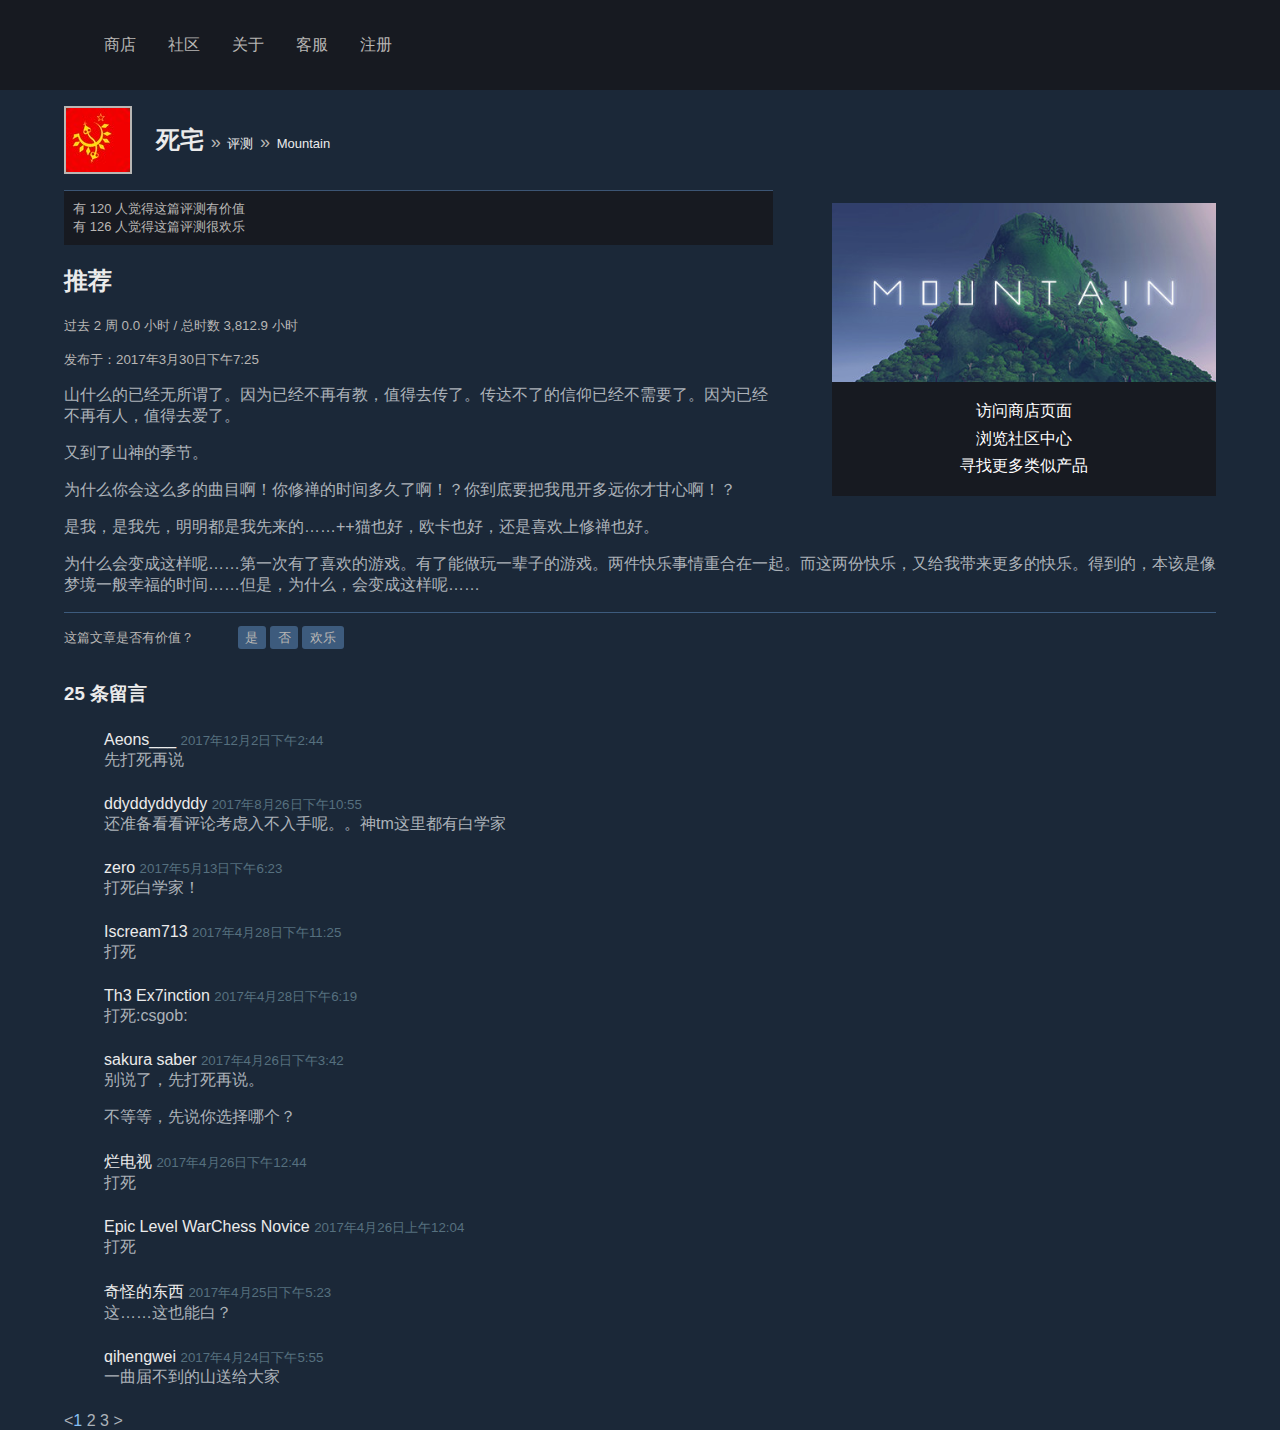
<file: index.html>
<html>
<head>
    <meta charset="utf-8">
    <title>Steam 社区 :: No.3017 ∈ USSR :: 评测 Mountain</title>
    <link href="css/index.css" rel="stylesheet" type="text/css"/>
</head>
<body>
<header>
    <nav><ul><li>商店</li><li>社区</li><li>关于</li><li>客服</li><li><a href="register.html">注册</a> </li></ul></nav>
</header>
<div class="title"><img src="./images/user_icon.jpg"> <div> 死宅 <span class="symbol">»</span> <span class="subtitle">评测</span> <span class="symbol">»</span> <span class="subtitle">Mountain</span></div></div>
<aside>
    <img src="./images/header.jpg">
    <ul>
        <li><a href="https://store.steampowered.com/app/313340?snr=2_100300_300__100301">访问商店页面</a></li>
        <li><a href="https://steamcommunity.com/app/313340">浏览社区中心</a></li>
        <li><a href="https://store.steampowered.com/recommended/morelike/app/313340?snr=2_100300_300__100301">寻找更多类似产品</a></li>
    </ul>
</aside>
<section>
    <blockquote>
        有 120 人觉得这篇评测有价值
        <br>
        有 126 人觉得这篇评测很欢乐
    </blockquote>
    <h2>推荐</h2>
    <p class="">
        <small>过去 2 周 0.0 小时 / 总时数 3,812.9 小时</small>
    </p>
    <p>
        <small>发布于：2017年3月30日下午7:25</small>
    </p>
    <p>
        山什么的已经无所谓了。因为已经不再有教，值得去传了。传达不了的信仰已经不需要了。因为已经不再有人，值得去爱了。
    </p>
    <p>
        又到了山神的季节。
    </p>
    <p>
        为什么你会这么多的曲目啊！你修禅的时间多久了啊！？你到底要把我甩开多远你才甘心啊！？
    </p>
    <p>
        是我，是我先，明明都是我先来的……++猫也好，欧卡也好，还是喜欢上修禅也好。
    </p>
    <p>
        为什么会变成这样呢……第一次有了喜欢的游戏。有了能做玩一辈子的游戏。两件快乐事情重合在一起。而这两份快乐，又给我带来更多的快乐。得到的，本该是像梦境一般幸福的时间……但是，为什么，会变成这样呢……
    </p>
</section>
<hr/>
<section>
    <div class="value">
        这篇文章是否有价值？
    <ul>
        <li>是</li>
        <li>否</li>
        <li>欢乐</li>
    </ul>
</div>

    <h3>25 条留言</h3>
    <ul class="comment">
        <li>
            <h4>Aeons___ <small>2017年12月2日下午2:44 </small></h4>
            先打死再说
        </li>
        <li>
            <h4>ddyddyddyddy <small>2017年8月26日下午10:55</small></h4>
            还准备看看评论考虑入不入手呢。。神tm这里都有白学家
        </li>
        <li>
            <h4>zero <small>2017年5月13日下午6:23</small></h4>
            打死白学家！
        </li>
        <li>
            <h4>Iscream713 <small>2017年4月28日下午11:25 </small></h4>
            打死
        </li>
        <li>
            <h4>Th3 Ex7inction <small>2017年4月28日下午6:19 </small></h4>
            打死:csgob:
        </li>
        <li>
            <h4>sakura saber <small>2017年4月26日下午3:42 </small></h4>
            别说了，先打死再说。
            <p>不等等，先说你选择哪个？</p>
        </li>
        <li>
            <h4>烂电视 <small>2017年4月26日下午12:44</small></h4>
            打死
        </li>
        <li>
            <h4>Epic Level WarChess Novice <small>2017年4月26日上午12:04</small></h4>
            打死
        </li>
        <li>
            <h4>奇怪的东西 <small>2017年4月25日下午5:23 </small></h4>
            这……这也能白？
        </li>
        <li>
            <h4>qihengwei <small>2017年4月24日下午5:55 </small></h4>
            一曲届不到的山送给大家
        </li>
    </ul>
    <<span class="active">1</span> 2 3 >
</section>
</body>
</html>
</file>
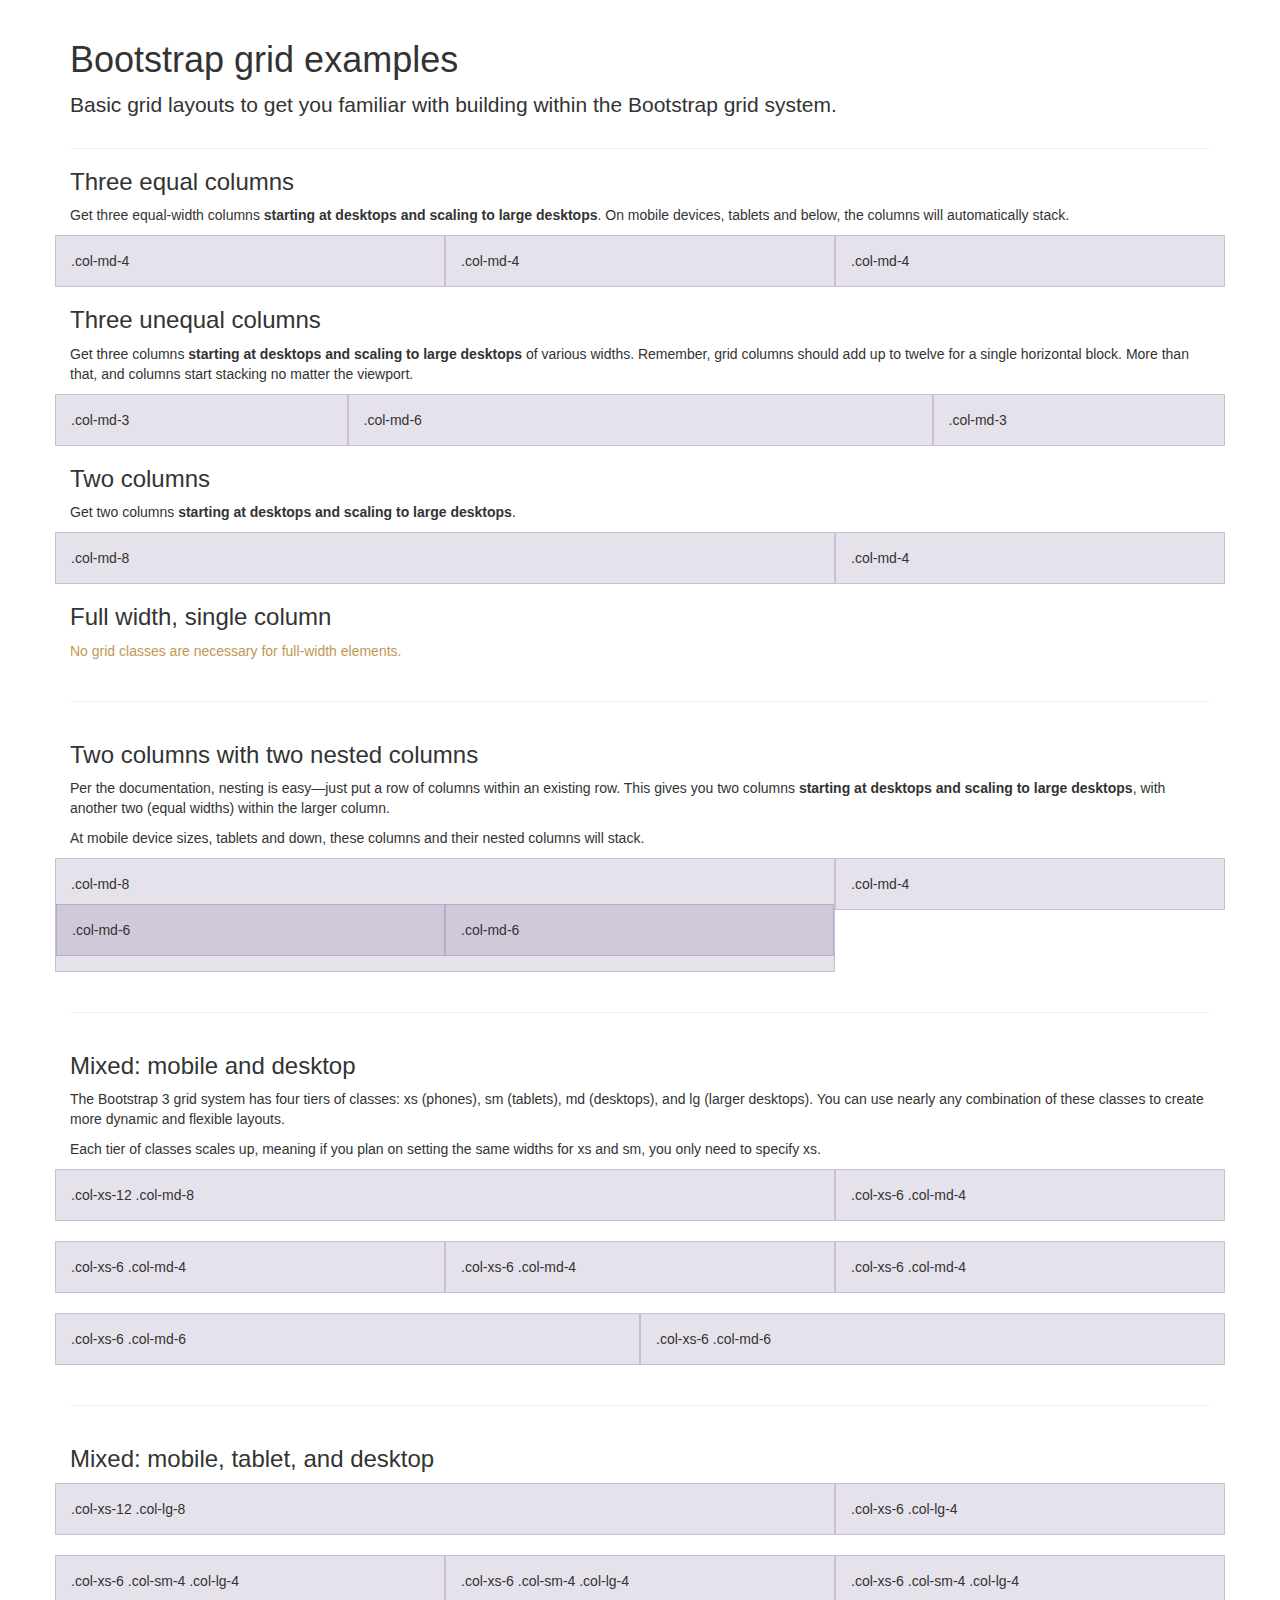
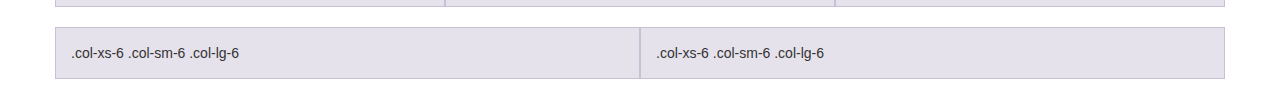
<file: lab4/bootstrap-3.0.0/examples/grid/index.html>
<!DOCTYPE html>
<html lang="en">
  <head>
    <meta charset="utf-8">
    <meta name="viewport" content="width=device-width, initial-scale=1.0">
    <meta name="description" content="">
    <meta name="author" content="">
    <link rel="shortcut icon" href="../../assets/ico/favicon.png">

    <title>Grid Template for Bootstrap</title>

    <!-- Bootstrap core CSS -->
    <link href="../../dist/css/bootstrap.css" rel="stylesheet">

    <!-- Custom styles for this template -->
    <link href="grid.css" rel="stylesheet">

    <!-- HTML5 shim and Respond.js IE8 support of HTML5 elements and media queries -->
    <!--[if lt IE 9]>
      <script src="../../assets/js/html5shiv.js"></script>
      <script src="../../assets/js/respond.min.js"></script>
    <![endif]-->
  </head>

  <body>
    <div class="container">

      <div class="page-header">
        <h1>Bootstrap grid examples</h1>
        <p class="lead">Basic grid layouts to get you familiar with building within the Bootstrap grid system.</p>
      </div>

      <h3>Three equal columns</h3>
      <p>Get three equal-width columns <strong>starting at desktops and scaling to large desktops</strong>. On mobile devices, tablets and below, the columns will automatically stack.</p>
      <div class="row">
        <div class="col-md-4">.col-md-4</div>
        <div class="col-md-4">.col-md-4</div>
        <div class="col-md-4">.col-md-4</div>
      </div>

      <h3>Three unequal columns</h3>
      <p>Get three columns <strong>starting at desktops and scaling to large desktops</strong> of various widths. Remember, grid columns should add up to twelve for a single horizontal block. More than that, and columns start stacking no matter the viewport.</p>
      <div class="row">
        <div class="col-md-3">.col-md-3</div>
        <div class="col-md-6">.col-md-6</div>
        <div class="col-md-3">.col-md-3</div>
      </div>

      <h3>Two columns</h3>
      <p>Get two columns <strong>starting at desktops and scaling to large desktops</strong>.</p>
      <div class="row">
        <div class="col-md-8">.col-md-8</div>
        <div class="col-md-4">.col-md-4</div>
      </div>

      <h3>Full width, single column</h3>
      <p class="text-warning">No grid classes are necessary for full-width elements.</p>

      <hr>

      <h3>Two columns with two nested columns</h3>
      <p>Per the documentation, nesting is easy—just put a row of columns within an existing row. This gives you two columns <strong>starting at desktops and scaling to large desktops</strong>, with another two (equal widths) within the larger column.</p>
      <p>At mobile device sizes, tablets and down, these columns and their nested columns will stack.</p>
      <div class="row">
        <div class="col-md-8">
          .col-md-8
          <div class="row">
            <div class="col-md-6">.col-md-6</div>
            <div class="col-md-6">.col-md-6</div>
          </div>
        </div>
        <div class="col-md-4">.col-md-4</div>
      </div>

      <hr>

      <h3>Mixed: mobile and desktop</h3>
      <p>The Bootstrap 3 grid system has four tiers of classes: xs (phones), sm (tablets), md (desktops), and lg (larger desktops). You can use nearly any combination of these classes to create more dynamic and flexible layouts.</p>
      <p>Each tier of classes scales up, meaning if you plan on setting the same widths for xs and sm, you only need to specify xs.</p>
      <div class="row">
        <div class="col-xs-12 col-md-8">.col-xs-12 .col-md-8</div>
        <div class="col-xs-6 col-md-4">.col-xs-6 .col-md-4</div>
      </div>
      <div class="row">
        <div class="col-xs-6 col-md-4">.col-xs-6 .col-md-4</div>
        <div class="col-xs-6 col-md-4">.col-xs-6 .col-md-4</div>
        <div class="col-xs-6 col-md-4">.col-xs-6 .col-md-4</div>
      </div>
      <div class="row">
        <div class="col-xs-6 col-md-6">.col-xs-6 .col-md-6</div>
        <div class="col-xs-6 col-md-6">.col-xs-6 .col-md-6</div>
      </div>

      <hr>

      <h3>Mixed: mobile, tablet, and desktop</h3>
      <p></p>
      <div class="row">
        <div class="col-xs-12 col-sm-8 col-lg-8">.col-xs-12 .col-lg-8</div>
        <div class="col-xs-6 col-sm-4 col-lg-4">.col-xs-6 .col-lg-4</div>
      </div>
      <div class="row">
        <div class="col-xs-6 col-sm-4 col-lg-4">.col-xs-6 .col-sm-4 .col-lg-4</div>
        <div class="col-xs-6 col-sm-4 col-lg-4">.col-xs-6 .col-sm-4 .col-lg-4</div>
        <div class="col-xs-6 col-sm-4 col-lg-4">.col-xs-6 .col-sm-4 .col-lg-4</div>
      </div>
      <div class="row">
        <div class="col-xs-6 col-sm-6 col-lg-6">.col-xs-6 .col-sm-6 .col-lg-6</div>
        <div class="col-xs-6 col-sm-6 col-lg-6">.col-xs-6 .col-sm-6 .col-lg-6</div>
      </div>

    </div> <!-- /container -->


    <!-- Bootstrap core JavaScript
    ================================================== -->
    <!-- Placed at the end of the document so the pages load faster -->
  </body>
</html>
</file>
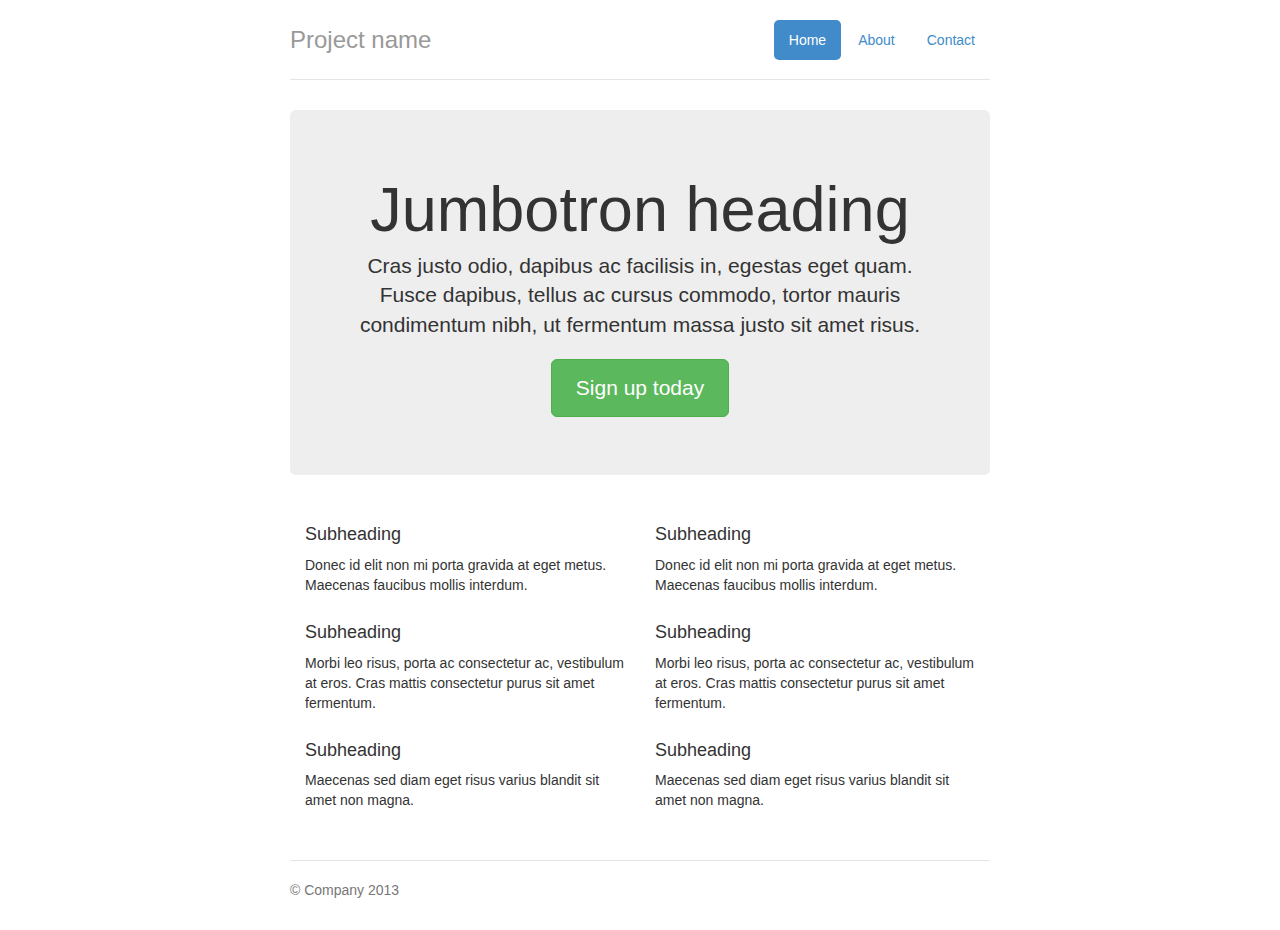
<file: lab4/bootstrap-3.0.0/examples/jumbotron-narrow/index.html>
<!DOCTYPE html>
<html lang="en">
  <head>
    <meta charset="utf-8">
    <meta name="viewport" content="width=device-width, initial-scale=1.0">
    <meta name="description" content="">
    <meta name="author" content="">
    <link rel="shortcut icon" href="../../assets/ico/favicon.png">

    <title>Narrow Jumbotron Template for Bootstrap</title>

    <!-- Bootstrap core CSS -->
    <link href="../../dist/css/bootstrap.css" rel="stylesheet">

    <!-- Custom styles for this template -->
    <link href="jumbotron-narrow.css" rel="stylesheet">

    <!-- HTML5 shim and Respond.js IE8 support of HTML5 elements and media queries -->
    <!--[if lt IE 9]>
      <script src="../../assets/js/html5shiv.js"></script>
      <script src="../../assets/js/respond.min.js"></script>
    <![endif]-->
  </head>

  <body>

    <div class="container">
      <div class="header">
        <ul class="nav nav-pills pull-right">
          <li class="active"><a href="#">Home</a></li>
          <li><a href="#">About</a></li>
          <li><a href="#">Contact</a></li>
        </ul>
        <h3 class="text-muted">Project name</h3>
      </div>

      <div class="jumbotron">
        <h1>Jumbotron heading</h1>
        <p class="lead">Cras justo odio, dapibus ac facilisis in, egestas eget quam. Fusce dapibus, tellus ac cursus commodo, tortor mauris condimentum nibh, ut fermentum massa justo sit amet risus.</p>
        <p><a class="btn btn-lg btn-success" href="#">Sign up today</a></p>
      </div>

      <div class="row marketing">
        <div class="col-lg-6">
          <h4>Subheading</h4>
          <p>Donec id elit non mi porta gravida at eget metus. Maecenas faucibus mollis interdum.</p>

          <h4>Subheading</h4>
          <p>Morbi leo risus, porta ac consectetur ac, vestibulum at eros. Cras mattis consectetur purus sit amet fermentum.</p>

          <h4>Subheading</h4>
          <p>Maecenas sed diam eget risus varius blandit sit amet non magna.</p>
        </div>

        <div class="col-lg-6">
          <h4>Subheading</h4>
          <p>Donec id elit non mi porta gravida at eget metus. Maecenas faucibus mollis interdum.</p>

          <h4>Subheading</h4>
          <p>Morbi leo risus, porta ac consectetur ac, vestibulum at eros. Cras mattis consectetur purus sit amet fermentum.</p>

          <h4>Subheading</h4>
          <p>Maecenas sed diam eget risus varius blandit sit amet non magna.</p>
        </div>
      </div>

      <div class="footer">
        <p>&copy; Company 2013</p>
      </div>

    </div> <!-- /container -->


    <!-- Bootstrap core JavaScript
    ================================================== -->
    <!-- Placed at the end of the document so the pages load faster -->
  </body>
</html>
</file>
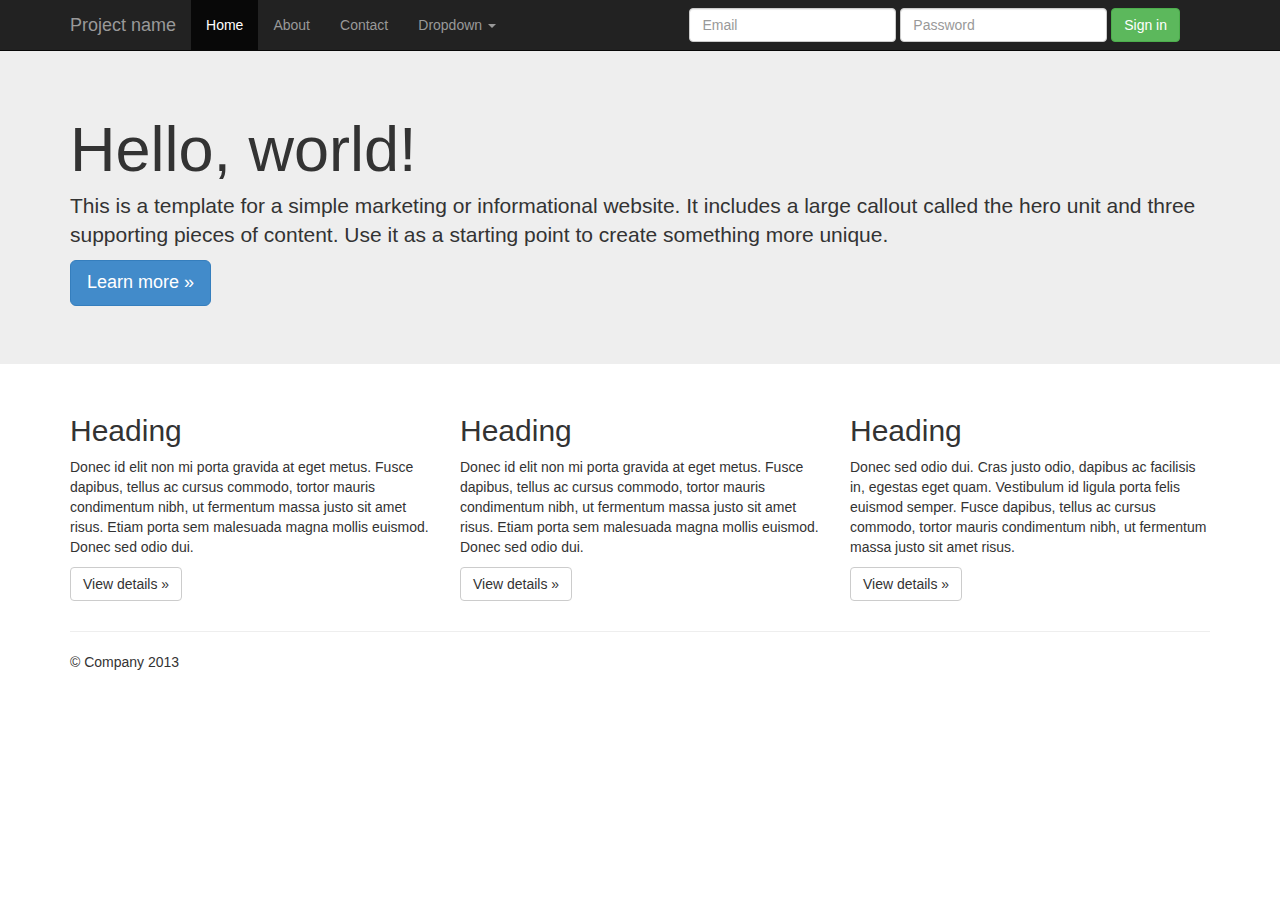
<file: lab4/bootstrap-3.0.0/examples/jumbotron/index.html>
<!DOCTYPE html>
<html lang="en">
  <head>
    <meta charset="utf-8">
    <meta name="viewport" content="width=device-width, initial-scale=1.0">
    <meta name="description" content="">
    <meta name="author" content="">
    <link rel="shortcut icon" href="../../assets/ico/favicon.png">

    <title>Jumbotron Template for Bootstrap</title>

    <!-- Bootstrap core CSS -->
    <link href="../../dist/css/bootstrap.css" rel="stylesheet">

    <!-- Custom styles for this template -->
    <link href="jumbotron.css" rel="stylesheet">

    <!-- HTML5 shim and Respond.js IE8 support of HTML5 elements and media queries -->
    <!--[if lt IE 9]>
      <script src="../../assets/js/html5shiv.js"></script>
      <script src="../../assets/js/respond.min.js"></script>
    <![endif]-->
  </head>

  <body>

    <div class="navbar navbar-inverse navbar-fixed-top">
      <div class="container">
        <div class="navbar-header">
          <button type="button" class="navbar-toggle" data-toggle="collapse" data-target=".navbar-collapse">
            <span class="icon-bar"></span>
            <span class="icon-bar"></span>
            <span class="icon-bar"></span>
          </button>
          <a class="navbar-brand" href="#">Project name</a>
        </div>
        <div class="navbar-collapse collapse">
          <ul class="nav navbar-nav">
            <li class="active"><a href="#">Home</a></li>
            <li><a href="#about">About</a></li>
            <li><a href="#contact">Contact</a></li>
            <li class="dropdown">
              <a href="#" class="dropdown-toggle" data-toggle="dropdown">Dropdown <b class="caret"></b></a>
              <ul class="dropdown-menu">
                <li><a href="#">Action</a></li>
                <li><a href="#">Another action</a></li>
                <li><a href="#">Something else here</a></li>
                <li class="divider"></li>
                <li class="dropdown-header">Nav header</li>
                <li><a href="#">Separated link</a></li>
                <li><a href="#">One more separated link</a></li>
              </ul>
            </li>
          </ul>
          <form class="navbar-form navbar-right">
            <div class="form-group">
              <input type="text" placeholder="Email" class="form-control">
            </div>
            <div class="form-group">
              <input type="password" placeholder="Password" class="form-control">
            </div>
            <button type="submit" class="btn btn-success">Sign in</button>
          </form>
        </div><!--/.navbar-collapse -->
      </div>
    </div>

    <!-- Main jumbotron for a primary marketing message or call to action -->
    <div class="jumbotron">
      <div class="container">
        <h1>Hello, world!</h1>
        <p>This is a template for a simple marketing or informational website. It includes a large callout called the hero unit and three supporting pieces of content. Use it as a starting point to create something more unique.</p>
        <p><a class="btn btn-primary btn-lg">Learn more &raquo;</a></p>
      </div>
    </div>

    <div class="container">
      <!-- Example row of columns -->
      <div class="row">
        <div class="col-lg-4">
          <h2>Heading</h2>
          <p>Donec id elit non mi porta gravida at eget metus. Fusce dapibus, tellus ac cursus commodo, tortor mauris condimentum nibh, ut fermentum massa justo sit amet risus. Etiam porta sem malesuada magna mollis euismod. Donec sed odio dui. </p>
          <p><a class="btn btn-default" href="#">View details &raquo;</a></p>
        </div>
        <div class="col-lg-4">
          <h2>Heading</h2>
          <p>Donec id elit non mi porta gravida at eget metus. Fusce dapibus, tellus ac cursus commodo, tortor mauris condimentum nibh, ut fermentum massa justo sit amet risus. Etiam porta sem malesuada magna mollis euismod. Donec sed odio dui. </p>
          <p><a class="btn btn-default" href="#">View details &raquo;</a></p>
       </div>
        <div class="col-lg-4">
          <h2>Heading</h2>
          <p>Donec sed odio dui. Cras justo odio, dapibus ac facilisis in, egestas eget quam. Vestibulum id ligula porta felis euismod semper. Fusce dapibus, tellus ac cursus commodo, tortor mauris condimentum nibh, ut fermentum massa justo sit amet risus.</p>
          <p><a class="btn btn-default" href="#">View details &raquo;</a></p>
        </div>
      </div>

      <hr>

      <footer>
        <p>&copy; Company 2013</p>
      </footer>
    </div> <!-- /container -->


    <!-- Bootstrap core JavaScript
    ================================================== -->
    <!-- Placed at the end of the document so the pages load faster -->
    <script src="../../assets/js/jquery.js"></script>
    <script src="../../dist/js/bootstrap.min.js"></script>
  </body>
</html>
</file>
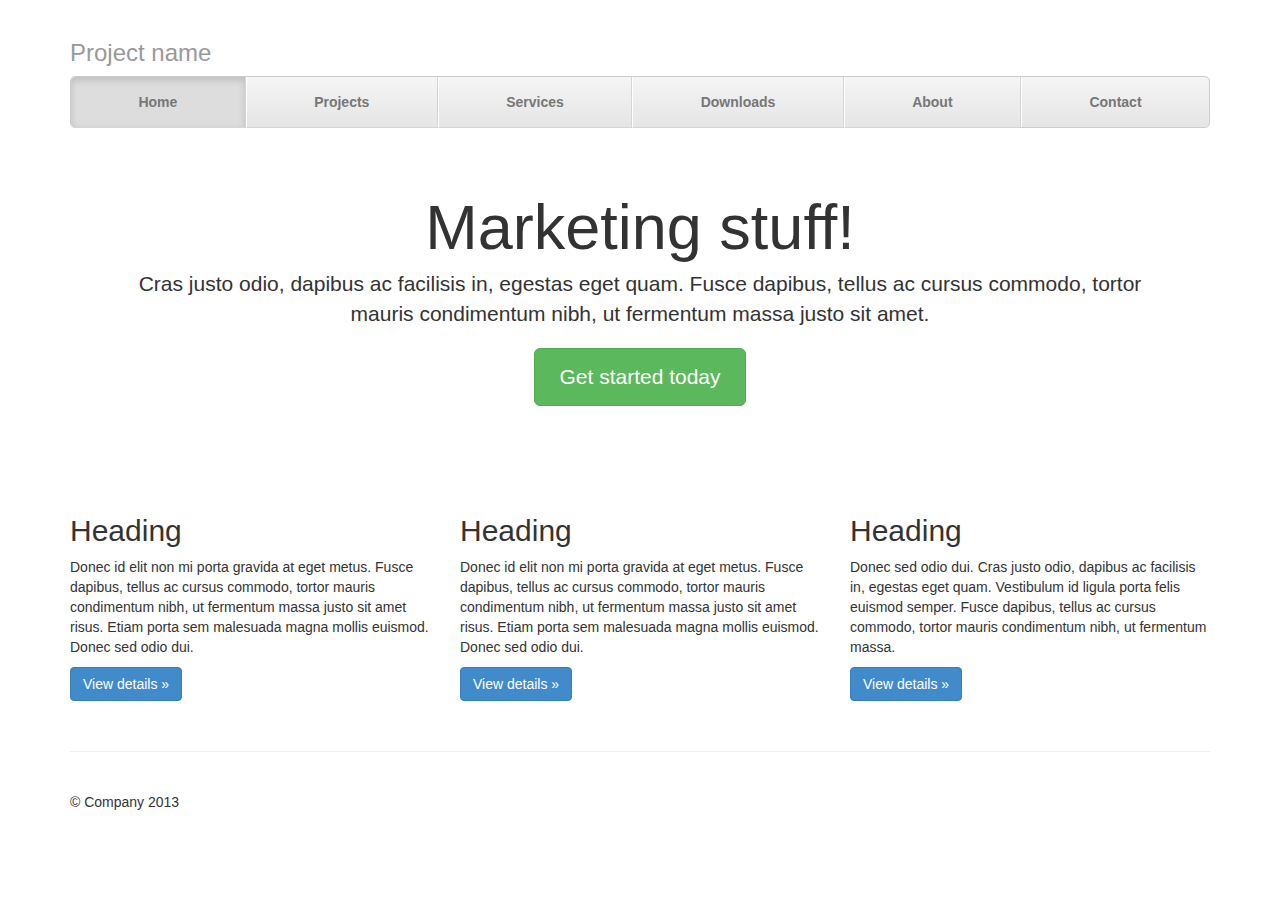
<file: lab4/bootstrap-3.0.0/examples/justified-nav/index.html>
<!DOCTYPE html>
<html lang="en">
  <head>
    <meta charset="utf-8">
    <meta name="viewport" content="width=device-width, initial-scale=1.0">
    <meta name="description" content="">
    <meta name="author" content="">
    <link rel="shortcut icon" href="../../assets/ico/favicon.png">

    <title>Justified Nav Template for Bootstrap</title>

    <!-- Bootstrap core CSS -->
    <link href="../../dist/css/bootstrap.css" rel="stylesheet">

    <!-- Custom styles for this template -->
    <link href="justified-nav.css" rel="stylesheet">

    <!-- HTML5 shim and Respond.js IE8 support of HTML5 elements and media queries -->
    <!--[if lt IE 9]>
      <script src="../../assets/js/html5shiv.js"></script>
      <script src="../../assets/js/respond.min.js"></script>
    <![endif]-->
  </head>

  <body>

    <div class="container">

      <div class="masthead">
        <h3 class="text-muted">Project name</h3>
        <ul class="nav nav-justified">
          <li class="active"><a href="#">Home</a></li>
          <li><a href="#">Projects</a></li>
          <li><a href="#">Services</a></li>
          <li><a href="#">Downloads</a></li>
          <li><a href="#">About</a></li>
          <li><a href="#">Contact</a></li>
        </ul>
      </div>

      <!-- Jumbotron -->
      <div class="jumbotron">
        <h1>Marketing stuff!</h1>
        <p class="lead">Cras justo odio, dapibus ac facilisis in, egestas eget quam. Fusce dapibus, tellus ac cursus commodo, tortor mauris condimentum nibh, ut fermentum massa justo sit amet.</p>
        <p><a class="btn btn-lg btn-success" href="#">Get started today</a></p>
      </div>

      <!-- Example row of columns -->
      <div class="row">
        <div class="col-lg-4">
          <h2>Heading</h2>
          <p>Donec id elit non mi porta gravida at eget metus. Fusce dapibus, tellus ac cursus commodo, tortor mauris condimentum nibh, ut fermentum massa justo sit amet risus. Etiam porta sem malesuada magna mollis euismod. Donec sed odio dui. </p>
          <p><a class="btn btn-primary" href="#">View details &raquo;</a></p>
        </div>
        <div class="col-lg-4">
          <h2>Heading</h2>
          <p>Donec id elit non mi porta gravida at eget metus. Fusce dapibus, tellus ac cursus commodo, tortor mauris condimentum nibh, ut fermentum massa justo sit amet risus. Etiam porta sem malesuada magna mollis euismod. Donec sed odio dui. </p>
          <p><a class="btn btn-primary" href="#">View details &raquo;</a></p>
       </div>
        <div class="col-lg-4">
          <h2>Heading</h2>
          <p>Donec sed odio dui. Cras justo odio, dapibus ac facilisis in, egestas eget quam. Vestibulum id ligula porta felis euismod semper. Fusce dapibus, tellus ac cursus commodo, tortor mauris condimentum nibh, ut fermentum massa.</p>
          <p><a class="btn btn-primary" href="#">View details &raquo;</a></p>
        </div>
      </div>

      <!-- Site footer -->
      <div class="footer">
        <p>&copy; Company 2013</p>
      </div>

    </div> <!-- /container -->


    <!-- Bootstrap core JavaScript
    ================================================== -->
    <!-- Placed at the end of the document so the pages load faster -->
  </body>
</html>
</file>
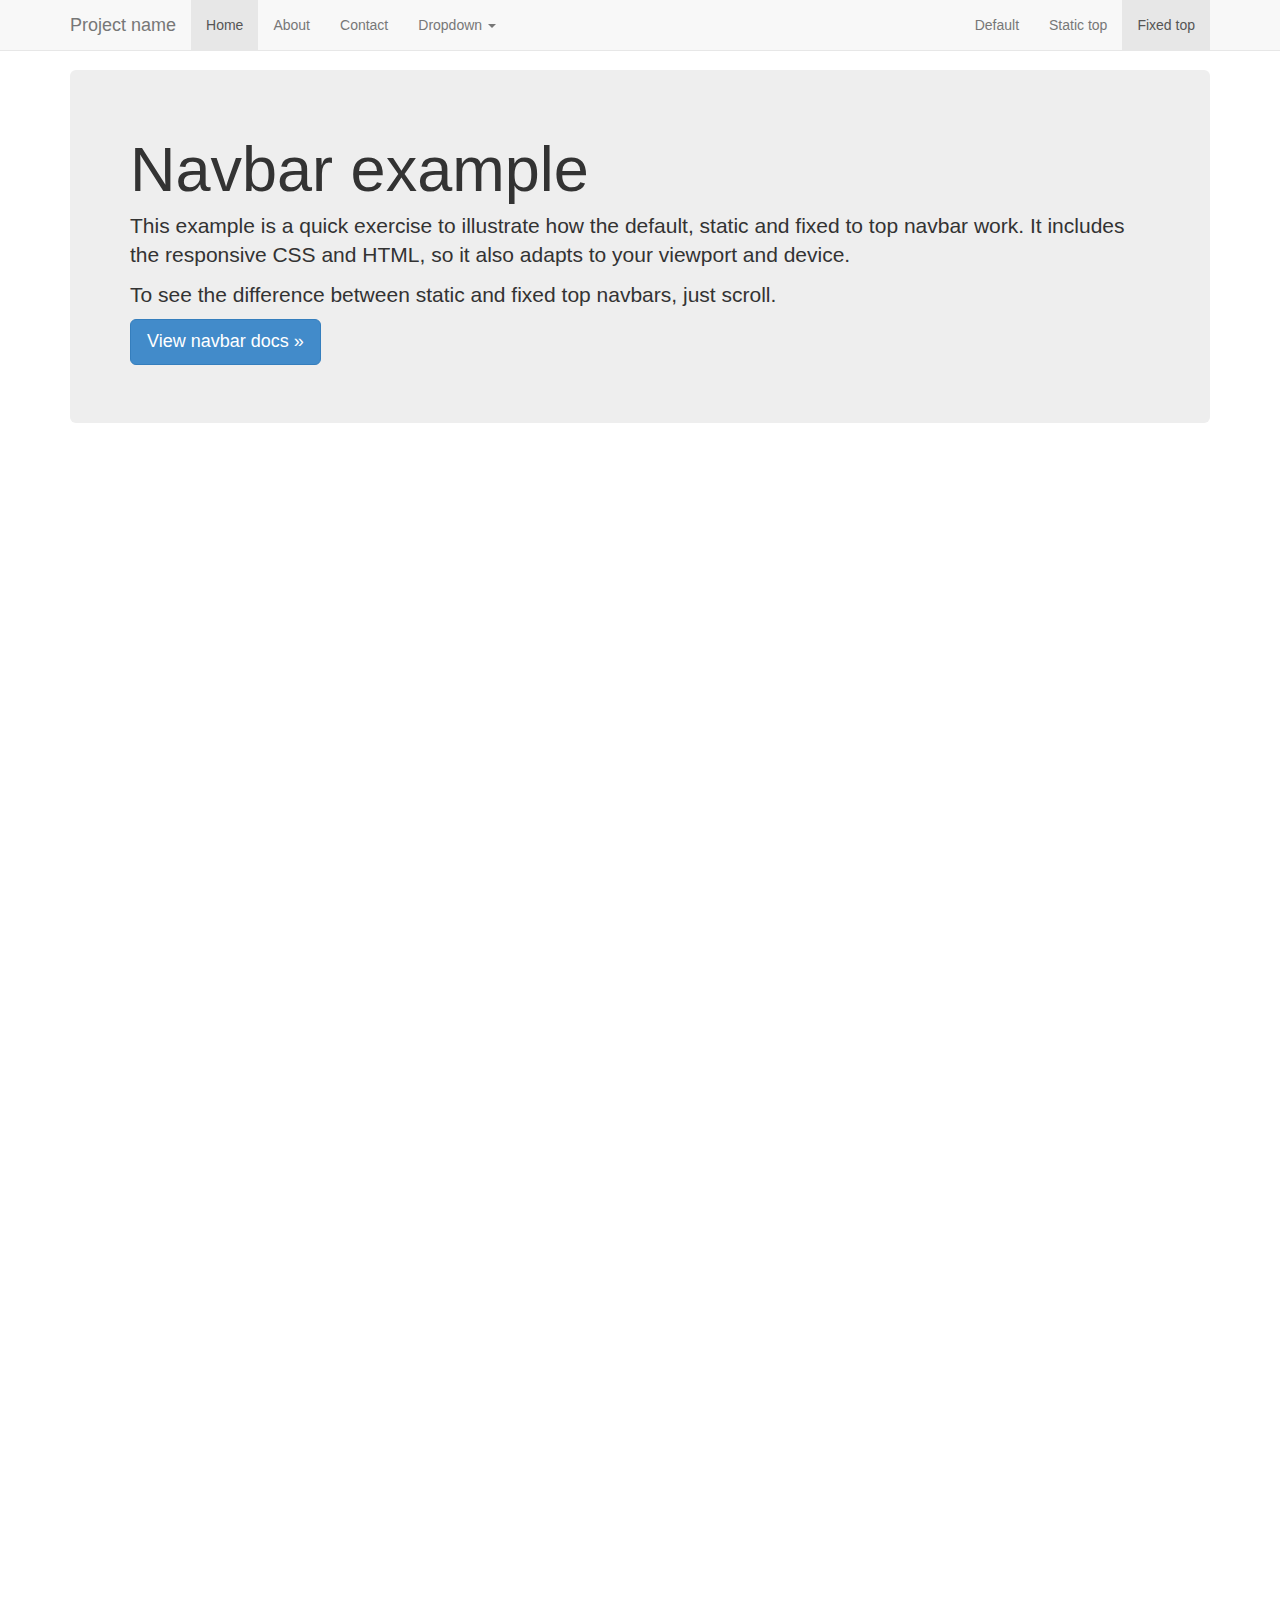
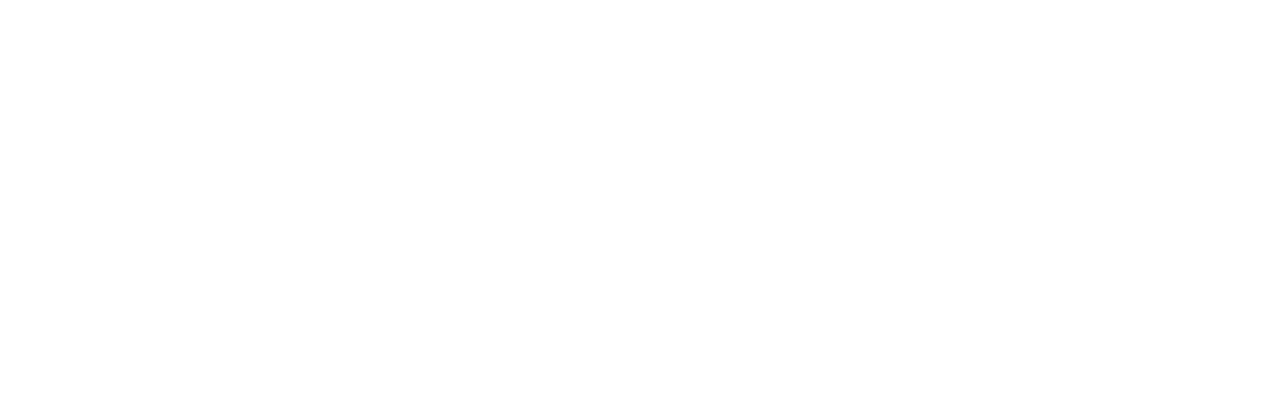
<file: lab4/bootstrap-3.0.0/examples/navbar-fixed-top/index.html>
<!DOCTYPE html>
<html lang="en">
  <head>
    <meta charset="utf-8">
    <meta name="viewport" content="width=device-width, initial-scale=1.0">
    <meta name="description" content="">
    <meta name="author" content="">
    <link rel="shortcut icon" href="../../assets/ico/favicon.png">

    <title>Fixed Top Navbar Example for Bootstrap</title>

    <!-- Bootstrap core CSS -->
    <link href="../../dist/css/bootstrap.css" rel="stylesheet">

    <!-- Custom styles for this template -->
    <link href="navbar-fixed-top.css" rel="stylesheet">

    <!-- HTML5 shim and Respond.js IE8 support of HTML5 elements and media queries -->
    <!--[if lt IE 9]>
      <script src="../../assets/js/html5shiv.js"></script>
      <script src="../../assets/js/respond.min.js"></script>
    <![endif]-->
  </head>

  <body>

    <!-- Fixed navbar -->
    <div class="navbar navbar-default navbar-fixed-top">
      <div class="container">
        <div class="navbar-header">
          <button type="button" class="navbar-toggle" data-toggle="collapse" data-target=".navbar-collapse">
            <span class="icon-bar"></span>
            <span class="icon-bar"></span>
            <span class="icon-bar"></span>
          </button>
          <a class="navbar-brand" href="#">Project name</a>
        </div>
        <div class="navbar-collapse collapse">
          <ul class="nav navbar-nav">
            <li class="active"><a href="#">Home</a></li>
            <li><a href="#about">About</a></li>
            <li><a href="#contact">Contact</a></li>
            <li class="dropdown">
              <a href="#" class="dropdown-toggle" data-toggle="dropdown">Dropdown <b class="caret"></b></a>
              <ul class="dropdown-menu">
                <li><a href="#">Action</a></li>
                <li><a href="#">Another action</a></li>
                <li><a href="#">Something else here</a></li>
                <li class="divider"></li>
                <li class="dropdown-header">Nav header</li>
                <li><a href="#">Separated link</a></li>
                <li><a href="#">One more separated link</a></li>
              </ul>
            </li>
          </ul>
          <ul class="nav navbar-nav navbar-right">
            <li><a href="../navbar/">Default</a></li>
            <li><a href="../navbar-static-top/">Static top</a></li>
            <li class="active"><a href="./">Fixed top</a></li>
          </ul>
        </div><!--/.nav-collapse -->
      </div>
    </div>

    <div class="container">

      <!-- Main component for a primary marketing message or call to action -->
      <div class="jumbotron">
        <h1>Navbar example</h1>
        <p>This example is a quick exercise to illustrate how the default, static and fixed to top navbar work. It includes the responsive CSS and HTML, so it also adapts to your viewport and device.</p>
        <p>To see the difference between static and fixed top navbars, just scroll.</p>
        <p>
          <a class="btn btn-lg btn-primary" href="../../components/#navbar">View navbar docs &raquo;</a>
        </p>
      </div>

    </div> <!-- /container -->


    <!-- Bootstrap core JavaScript
    ================================================== -->
    <!-- Placed at the end of the document so the pages load faster -->
    <script src="../../assets/js/jquery.js"></script>
    <script src="../../dist/js/bootstrap.min.js"></script>
  </body>
</html>
</file>
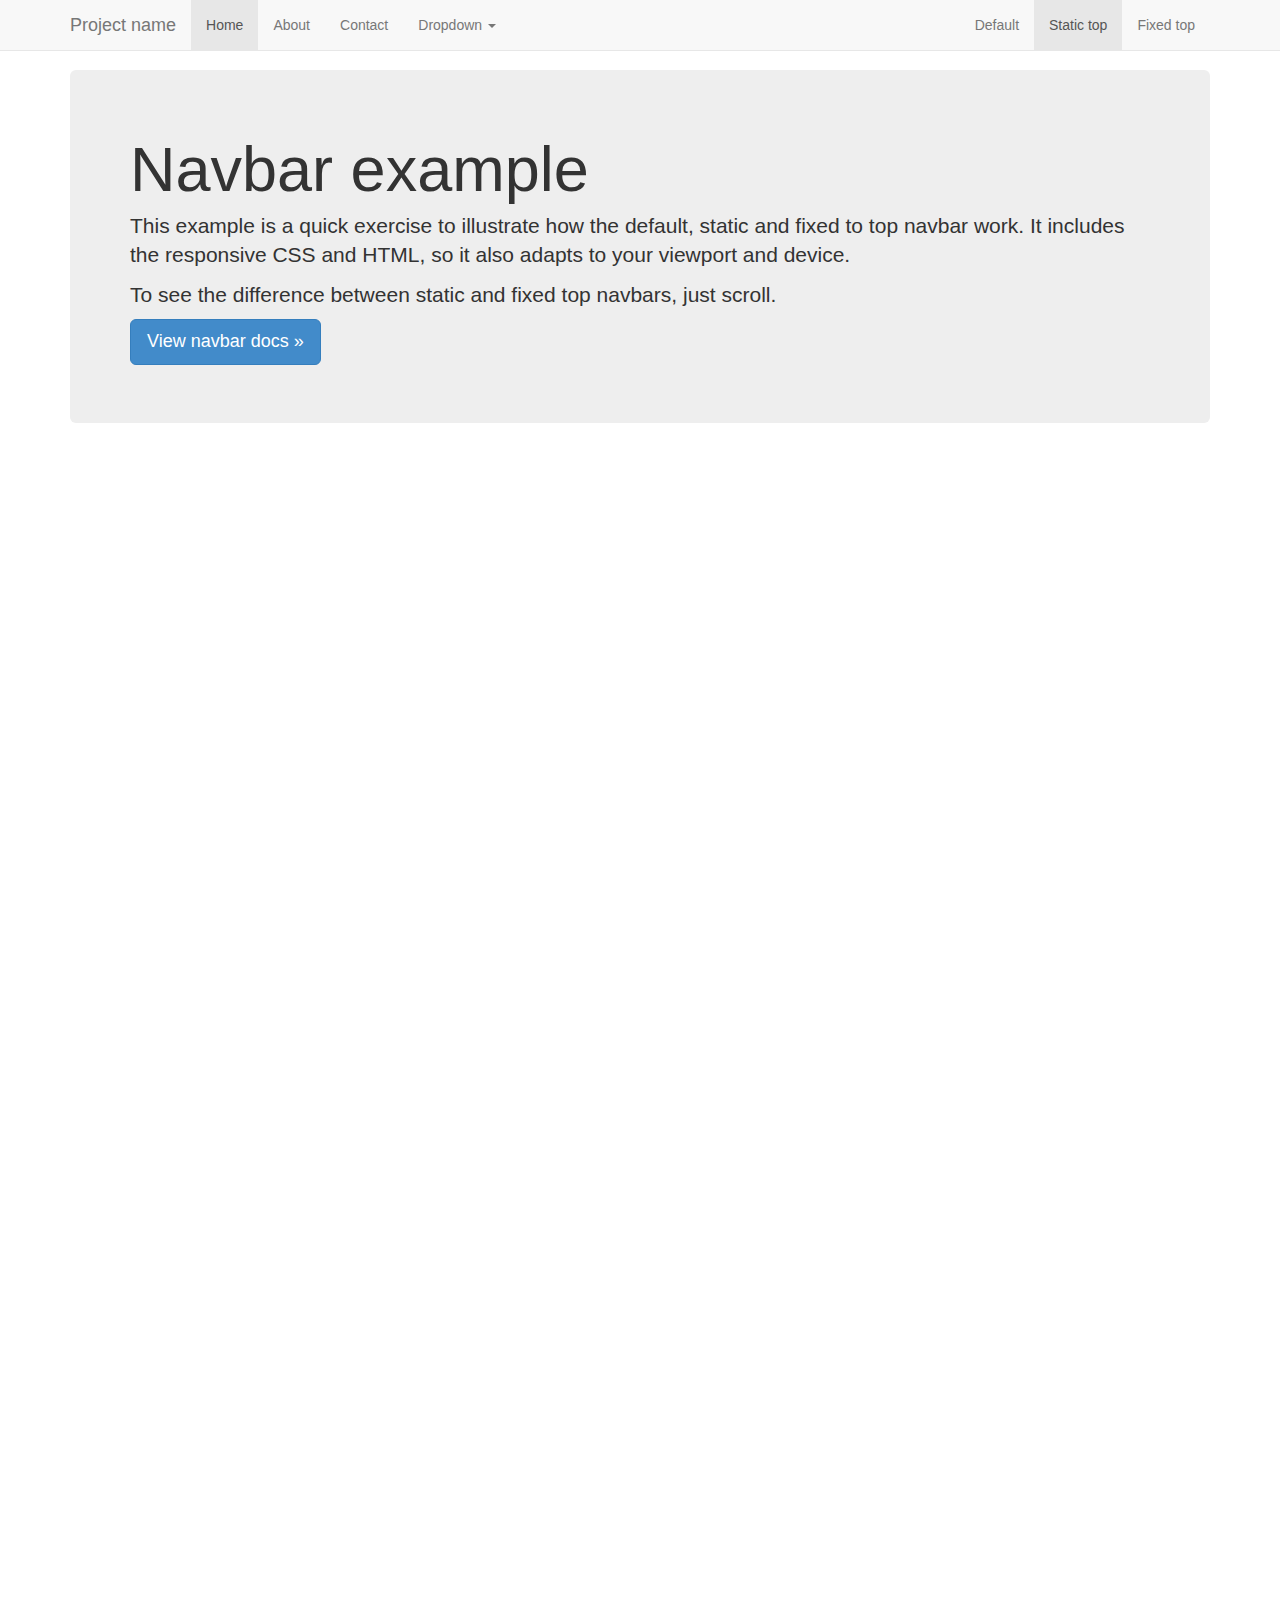
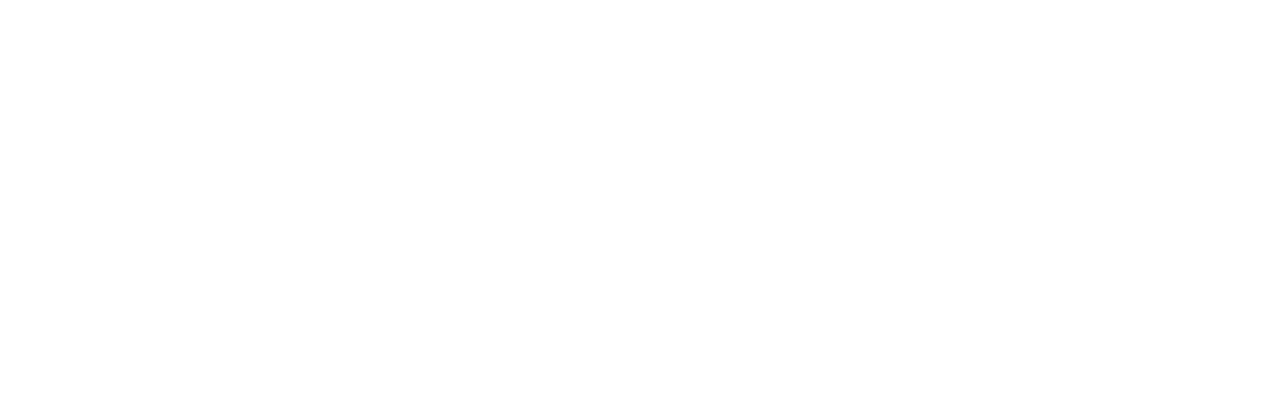
<file: lab4/bootstrap-3.0.0/examples/navbar-static-top/index.html>
<!DOCTYPE html>
<html lang="en">
  <head>
    <meta charset="utf-8">
    <meta name="viewport" content="width=device-width, initial-scale=1.0">
    <meta name="description" content="">
    <meta name="author" content="">
    <link rel="shortcut icon" href="../../assets/ico/favicon.png">

    <title>Static Top Navbar Example for Bootstrap</title>

    <!-- Bootstrap core CSS -->
    <link href="../../dist/css/bootstrap.css" rel="stylesheet">

    <!-- Custom styles for this template -->
    <link href="navbar-static-top.css" rel="stylesheet">

    <!-- HTML5 shim and Respond.js IE8 support of HTML5 elements and media queries -->
    <!--[if lt IE 9]>
      <script src="../../assets/js/html5shiv.js"></script>
      <script src="../../assets/js/respond.min.js"></script>
    <![endif]-->
  </head>

  <body>

    <!-- Static navbar -->
    <div class="navbar navbar-default navbar-static-top">
      <div class="container">
        <div class="navbar-header">
          <button type="button" class="navbar-toggle" data-toggle="collapse" data-target=".navbar-collapse">
            <span class="icon-bar"></span>
            <span class="icon-bar"></span>
            <span class="icon-bar"></span>
          </button>
          <a class="navbar-brand" href="#">Project name</a>
        </div>
        <div class="navbar-collapse collapse">
          <ul class="nav navbar-nav">
            <li class="active"><a href="#">Home</a></li>
            <li><a href="#about">About</a></li>
            <li><a href="#contact">Contact</a></li>
            <li class="dropdown">
              <a href="#" class="dropdown-toggle" data-toggle="dropdown">Dropdown <b class="caret"></b></a>
              <ul class="dropdown-menu">
                <li><a href="#">Action</a></li>
                <li><a href="#">Another action</a></li>
                <li><a href="#">Something else here</a></li>
                <li class="divider"></li>
                <li class="dropdown-header">Nav header</li>
                <li><a href="#">Separated link</a></li>
                <li><a href="#">One more separated link</a></li>
              </ul>
            </li>
          </ul>
          <ul class="nav navbar-nav navbar-right">
            <li><a href="../navbar/">Default</a></li>
            <li class="active"><a href="./">Static top</a></li>
            <li><a href="../navbar-fixed-top/">Fixed top</a></li>
          </ul>
        </div><!--/.nav-collapse -->
      </div>
    </div>


    <div class="container">

      <!-- Main component for a primary marketing message or call to action -->
      <div class="jumbotron">
        <h1>Navbar example</h1>
        <p>This example is a quick exercise to illustrate how the default, static and fixed to top navbar work. It includes the responsive CSS and HTML, so it also adapts to your viewport and device.</p>
        <p>To see the difference between static and fixed top navbars, just scroll.</p>
        <p>
          <a class="btn btn-lg btn-primary" href="../../components/#navbar">View navbar docs &raquo;</a>
        </p>
      </div>

    </div> <!-- /container -->


    <!-- Bootstrap core JavaScript
    ================================================== -->
    <!-- Placed at the end of the document so the pages load faster -->
    <script src="../../assets/js/jquery.js"></script>
    <script src="../../dist/js/bootstrap.min.js"></script>
  </body>
</html>
</file>
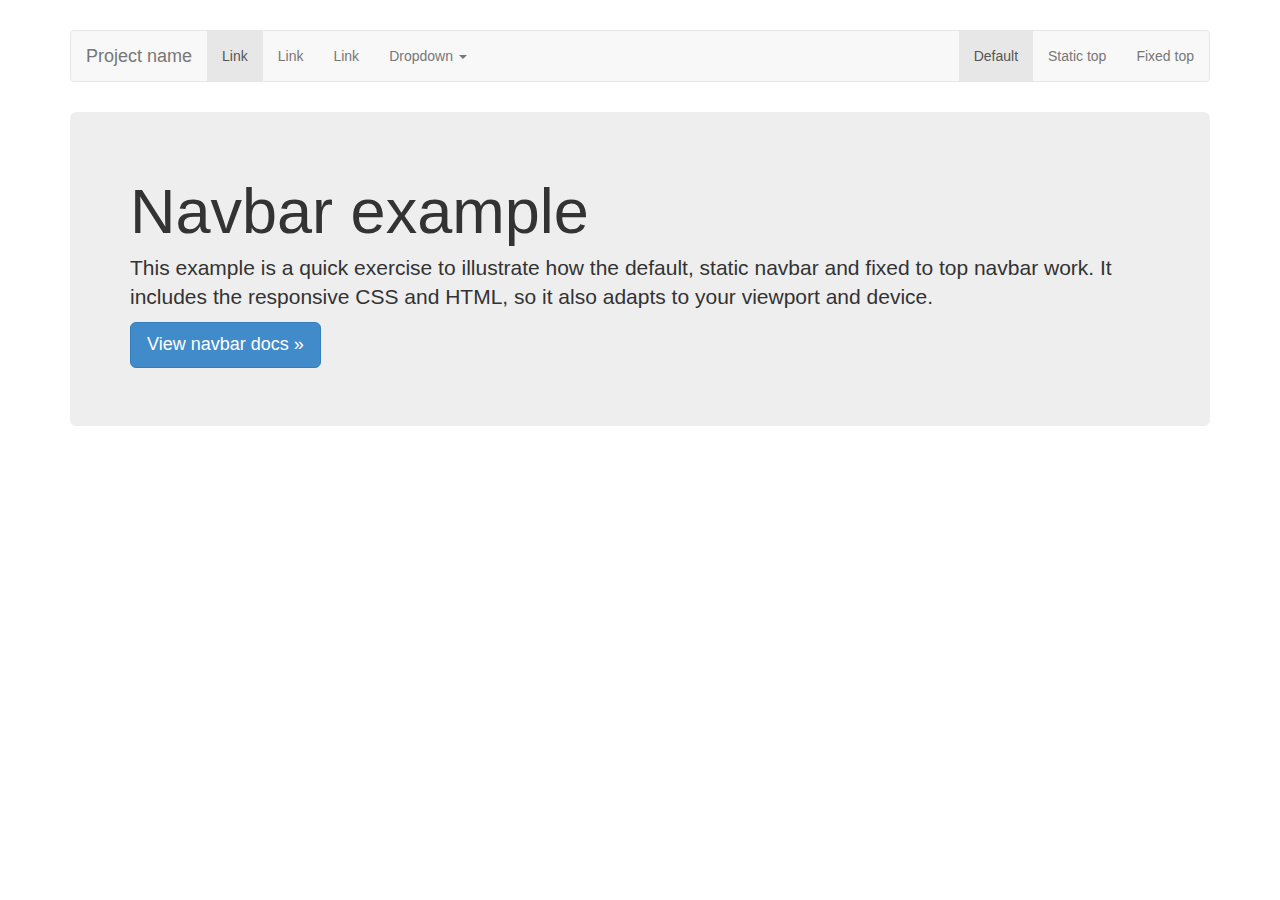
<file: lab4/bootstrap-3.0.0/examples/navbar/index.html>
<!DOCTYPE html>
<html lang="en">
  <head>
    <meta charset="utf-8">
    <meta name="viewport" content="width=device-width, initial-scale=1.0">
    <meta name="description" content="">
    <meta name="author" content="">
    <link rel="shortcut icon" href="../../assets/ico/favicon.png">

    <title>Navbar Template for Bootstrap</title>

    <!-- Bootstrap core CSS -->
    <link href="../../dist/css/bootstrap.css" rel="stylesheet">

    <!-- Custom styles for this template -->
    <link href="navbar.css" rel="stylesheet">

    <!-- HTML5 shim and Respond.js IE8 support of HTML5 elements and media queries -->
    <!--[if lt IE 9]>
      <script src="../../assets/js/html5shiv.js"></script>
      <script src="../../assets/js/respond.min.js"></script>
    <![endif]-->
  </head>

  <body>

    <div class="container">

      <!-- Static navbar -->
      <div class="navbar navbar-default">
        <div class="navbar-header">
          <button type="button" class="navbar-toggle" data-toggle="collapse" data-target=".navbar-collapse">
            <span class="icon-bar"></span>
            <span class="icon-bar"></span>
            <span class="icon-bar"></span>
          </button>
          <a class="navbar-brand" href="#">Project name</a>
        </div>
        <div class="navbar-collapse collapse">
          <ul class="nav navbar-nav">
            <li class="active"><a href="#">Link</a></li>
            <li><a href="#">Link</a></li>
            <li><a href="#">Link</a></li>
            <li class="dropdown">
              <a href="#" class="dropdown-toggle" data-toggle="dropdown">Dropdown <b class="caret"></b></a>
              <ul class="dropdown-menu">
                <li><a href="#">Action</a></li>
                <li><a href="#">Another action</a></li>
                <li><a href="#">Something else here</a></li>
                <li class="divider"></li>
                <li class="dropdown-header">Nav header</li>
                <li><a href="#">Separated link</a></li>
                <li><a href="#">One more separated link</a></li>
              </ul>
            </li>
          </ul>
          <ul class="nav navbar-nav navbar-right">
            <li class="active"><a href="./">Default</a></li>
            <li><a href="../navbar-static-top/">Static top</a></li>
            <li><a href="../navbar-fixed-top/">Fixed top</a></li>
          </ul>
        </div><!--/.nav-collapse -->
      </div>

      <!-- Main component for a primary marketing message or call to action -->
      <div class="jumbotron">
        <h1>Navbar example</h1>
        <p>This example is a quick exercise to illustrate how the default, static navbar and fixed to top navbar work. It includes the responsive CSS and HTML, so it also adapts to your viewport and device.</p>
        <p>
          <a class="btn btn-lg btn-primary" href="../../components/#navbar">View navbar docs &raquo;</a>
        </p>
      </div>

    </div> <!-- /container -->


    <!-- Bootstrap core JavaScript
    ================================================== -->
    <!-- Placed at the end of the document so the pages load faster -->
    <script src="../../assets/js/jquery.js"></script>
    <script src="../../dist/js/bootstrap.min.js"></script>
  </body>
</html>
</file>
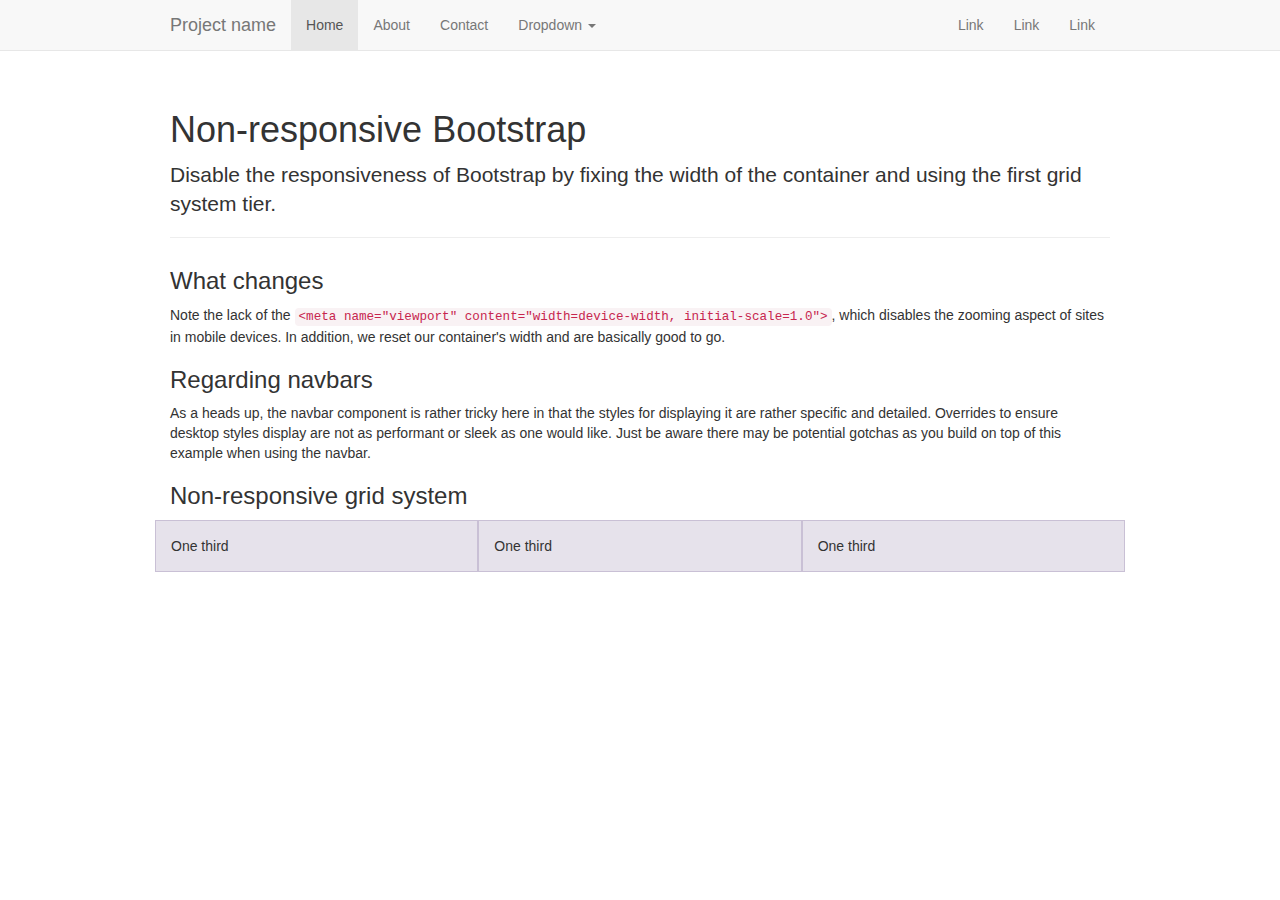
<file: lab4/bootstrap-3.0.0/examples/non-responsive/index.html>
<!DOCTYPE html>
<html lang="en">
  <head>
    <meta charset="utf-8">
    <meta name="description" content="">
    <meta name="author" content="">

    <!-- Note there is no responsive meta tag here -->

    <link rel="shortcut icon" href="../../assets/ico/favicon.png">

    <title>Non-responsive Template for Bootstrap</title>

    <!-- Bootstrap core CSS -->
    <link href="../../dist/css/bootstrap.css" rel="stylesheet">

    <!-- Custom styles for this template -->
    <link href="non-responsive.css" rel="stylesheet">

    <!-- HTML5 shim and Respond.js IE8 support of HTML5 elements and media queries -->
    <!--[if lt IE 9]>
      <script src="../../assets/js/html5shiv.js"></script>
      <script src="../../assets/js/respond.min.js"></script>
    <![endif]-->
  </head>

  <body>

    <!-- Fixed navbar -->
    <div class="navbar navbar-default navbar-fixed-top">
      <div class="container">
        <div class="navbar-header">
          <button type="button" class="navbar-toggle" data-toggle="collapse" data-target=".navbar-collapse">
            <span class="icon-bar"></span>
            <span class="icon-bar"></span>
            <span class="icon-bar"></span>
          </button>
          <a class="navbar-brand" href="#">Project name</a>
        </div>
        <div class="navbar-collapse collapse">
          <ul class="nav navbar-nav">
            <li class="active"><a href="#">Home</a></li>
            <li><a href="#about">About</a></li>
            <li><a href="#contact">Contact</a></li>
            <li class="dropdown">
              <a href="#" class="dropdown-toggle" data-toggle="dropdown">Dropdown <b class="caret"></b></a>
              <ul class="dropdown-menu">
                <li><a href="#">Action</a></li>
                <li><a href="#">Another action</a></li>
                <li><a href="#">Something else here</a></li>
                <li class="divider"></li>
                <li class="dropdown-header">Nav header</li>
                <li><a href="#">Separated link</a></li>
                <li><a href="#">One more separated link</a></li>
              </ul>
            </li>
          </ul>
          <ul class="nav navbar-nav navbar-right">
            <li><a href="#">Link</a></li>
            <li><a href="#">Link</a></li>
            <li><a href="#">Link</a></li>
          </ul>
        </div><!--/.nav-collapse -->
      </div>
    </div>

    <div class="container">

      <div class="page-header">
        <h1>Non-responsive Bootstrap</h1>
        <p class="lead">Disable the responsiveness of Bootstrap by fixing the width of the container and using the first grid system tier.</p>
      </div>

      <h3>What changes</h3>
      <p>Note the lack of the <code>&lt;meta name="viewport" content="width=device-width, initial-scale=1.0"&gt;</code>, which disables the zooming aspect of sites in mobile devices. In addition, we reset our container's width and are basically good to go.</p>

      <h3>Regarding navbars</h3>
      <p>As a heads up, the navbar component is rather tricky here in that the styles for displaying it are rather specific and detailed. Overrides to ensure desktop styles display are not as performant or sleek as one would like. Just be aware there may be potential gotchas as you build on top of this example when using the navbar.</p>

      <h3>Non-responsive grid system</h3>
      <div class="row">
        <div class="col-xs-4">One third</div>
        <div class="col-xs-4">One third</div>
        <div class="col-xs-4">One third</div>
      </div>

    </div> <!-- /container -->


    <!-- Bootstrap core JavaScript
    ================================================== -->
    <!-- Placed at the end of the document so the pages load faster -->
    <script src="../../assets/js/jquery.js"></script>
    <script src="../../dist/js/bootstrap.min.js"></script>
  </body>
</html>
</file>
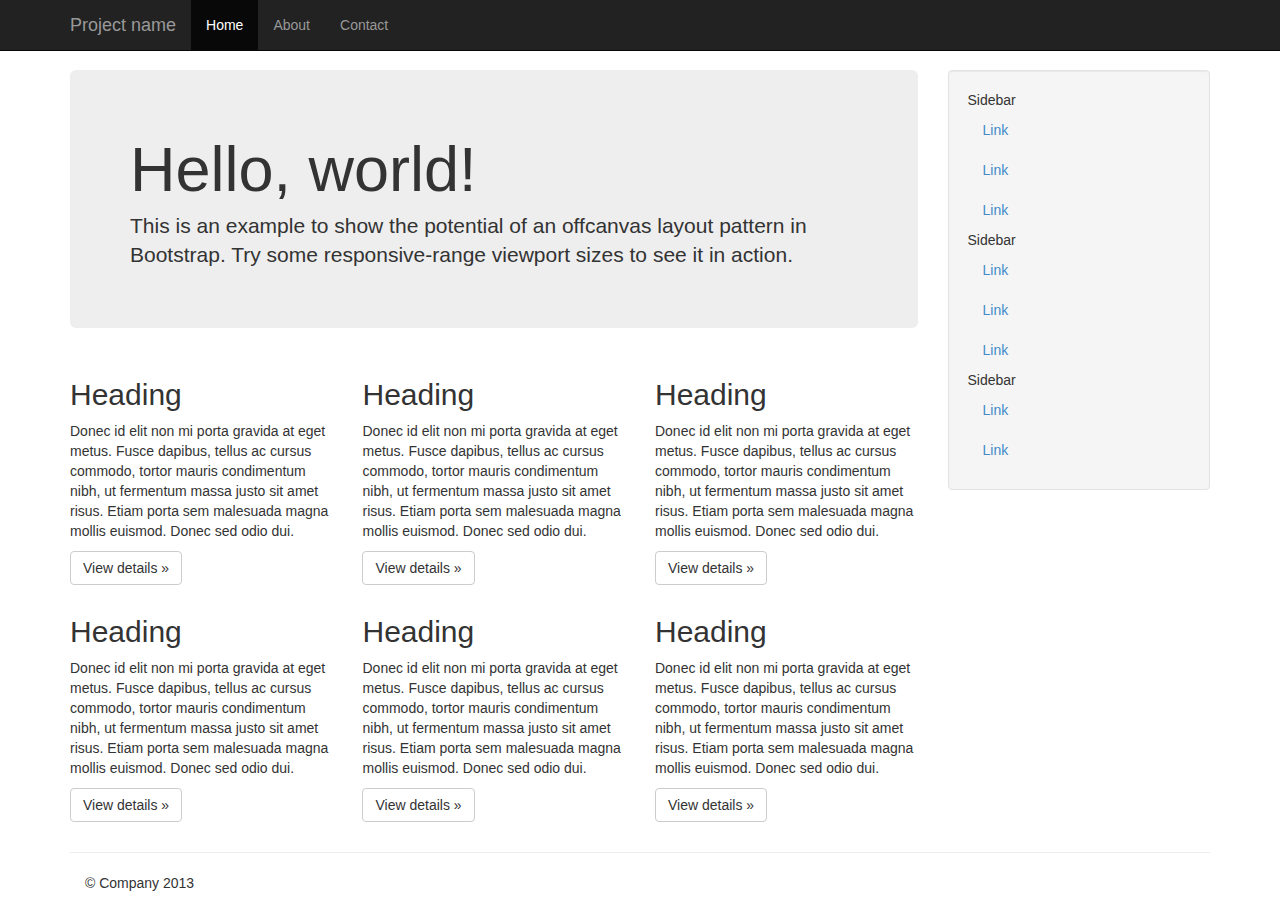
<file: lab4/bootstrap-3.0.0/examples/offcanvas/index.html>
<!DOCTYPE html>
<html lang="en">
  <head>
    <meta charset="utf-8">
    <meta name="viewport" content="width=device-width, initial-scale=1.0">
    <meta name="description" content="">
    <meta name="author" content="">
    <link rel="shortcut icon" href="../../assets/ico/favicon.png">

    <title>Off Canvas Template for Bootstrap</title>

    <!-- Bootstrap core CSS -->
    <link href="../../dist/css/bootstrap.min.css" rel="stylesheet">

    <!-- Custom styles for this template -->
    <link href="offcanvas.css" rel="stylesheet">

    <!-- HTML5 shim and Respond.js IE8 support of HTML5 elements and media queries -->
    <!--[if lt IE 9]>
      <script src="../../assets/js/html5shiv.js"></script>
      <script src="../../assets/js/respond.min.js"></script>
    <![endif]-->
  </head>

  <body>
    <div class="navbar navbar-fixed-top navbar-inverse" role="navigation">
      <div class="container">
        <div class="navbar-header">
          <button type="button" class="navbar-toggle" data-toggle="collapse" data-target=".navbar-collapse">
            <span class="icon-bar"></span>
            <span class="icon-bar"></span>
            <span class="icon-bar"></span>
          </button>
          <a class="navbar-brand" href="#">Project name</a>
        </div>
        <div class="collapse navbar-collapse">
          <ul class="nav navbar-nav">
            <li class="active"><a href="#">Home</a></li>
            <li><a href="#about">About</a></li>
            <li><a href="#contact">Contact</a></li>
          </ul>
        </div><!-- /.nav-collapse -->
      </div><!-- /.container -->
    </div><!-- /.navbar -->

    <div class="container">

      <div class="row row-offcanvas row-offcanvas-right">
        <div class="col-xs-12 col-sm-9">
          <p class="pull-right visible-xs">
            <button type="button" class="btn btn-primary btn-xs" data-toggle="offcanvas">Toggle nav</button>
          </p>
          <div class="jumbotron">
            <h1>Hello, world!</h1>
            <p>This is an example to show the potential of an offcanvas layout pattern in Bootstrap. Try some responsive-range viewport sizes to see it in action.</p>
          </div>
          <div class="row">
            <div class="col-6 col-sm-6 col-lg-4">
              <h2>Heading</h2>
              <p>Donec id elit non mi porta gravida at eget metus. Fusce dapibus, tellus ac cursus commodo, tortor mauris condimentum nibh, ut fermentum massa justo sit amet risus. Etiam porta sem malesuada magna mollis euismod. Donec sed odio dui. </p>
              <p><a class="btn btn-default" href="#">View details &raquo;</a></p>
            </div><!--/span-->
            <div class="col-6 col-sm-6 col-lg-4">
              <h2>Heading</h2>
              <p>Donec id elit non mi porta gravida at eget metus. Fusce dapibus, tellus ac cursus commodo, tortor mauris condimentum nibh, ut fermentum massa justo sit amet risus. Etiam porta sem malesuada magna mollis euismod. Donec sed odio dui. </p>
              <p><a class="btn btn-default" href="#">View details &raquo;</a></p>
            </div><!--/span-->
            <div class="col-6 col-sm-6 col-lg-4">
              <h2>Heading</h2>
              <p>Donec id elit non mi porta gravida at eget metus. Fusce dapibus, tellus ac cursus commodo, tortor mauris condimentum nibh, ut fermentum massa justo sit amet risus. Etiam porta sem malesuada magna mollis euismod. Donec sed odio dui. </p>
              <p><a class="btn btn-default" href="#">View details &raquo;</a></p>
            </div><!--/span-->
            <div class="col-6 col-sm-6 col-lg-4">
              <h2>Heading</h2>
              <p>Donec id elit non mi porta gravida at eget metus. Fusce dapibus, tellus ac cursus commodo, tortor mauris condimentum nibh, ut fermentum massa justo sit amet risus. Etiam porta sem malesuada magna mollis euismod. Donec sed odio dui. </p>
              <p><a class="btn btn-default" href="#">View details &raquo;</a></p>
            </div><!--/span-->
            <div class="col-6 col-sm-6 col-lg-4">
              <h2>Heading</h2>
              <p>Donec id elit non mi porta gravida at eget metus. Fusce dapibus, tellus ac cursus commodo, tortor mauris condimentum nibh, ut fermentum massa justo sit amet risus. Etiam porta sem malesuada magna mollis euismod. Donec sed odio dui. </p>
              <p><a class="btn btn-default" href="#">View details &raquo;</a></p>
            </div><!--/span-->
            <div class="col-6 col-sm-6 col-lg-4">
              <h2>Heading</h2>
              <p>Donec id elit non mi porta gravida at eget metus. Fusce dapibus, tellus ac cursus commodo, tortor mauris condimentum nibh, ut fermentum massa justo sit amet risus. Etiam porta sem malesuada magna mollis euismod. Donec sed odio dui. </p>
              <p><a class="btn btn-default" href="#">View details &raquo;</a></p>
            </div><!--/span-->
          </div><!--/row-->
        </div><!--/span-->

        <div class="col-xs-6 col-sm-3 sidebar-offcanvas" id="sidebar" role="navigation">
          <div class="well sidebar-nav">
            <ul class="nav">
              <li>Sidebar</li>
              <li class="active"><a href="#">Link</a></li>
              <li><a href="#">Link</a></li>
              <li><a href="#">Link</a></li>
              <li>Sidebar</li>
              <li><a href="#">Link</a></li>
              <li><a href="#">Link</a></li>
              <li><a href="#">Link</a></li>
              <li>Sidebar</li>
              <li><a href="#">Link</a></li>
              <li><a href="#">Link</a></li>
            </ul>
          </div><!--/.well -->
        </div><!--/span-->
      </div><!--/row-->

      <hr>

      <footer>
        <p>&copy; Company 2013</p>
      </footer>

    </div><!--/.container-->



    <!-- Bootstrap core JavaScript
    ================================================== -->
    <!-- Placed at the end of the document so the pages load faster -->
    <script src="../../assets/js/jquery.js"></script>
    <script src="../../dist/js/bootstrap.min.js"></script>
    <script src="offcanvas.js"></script>
  </body>
</html>
</file>
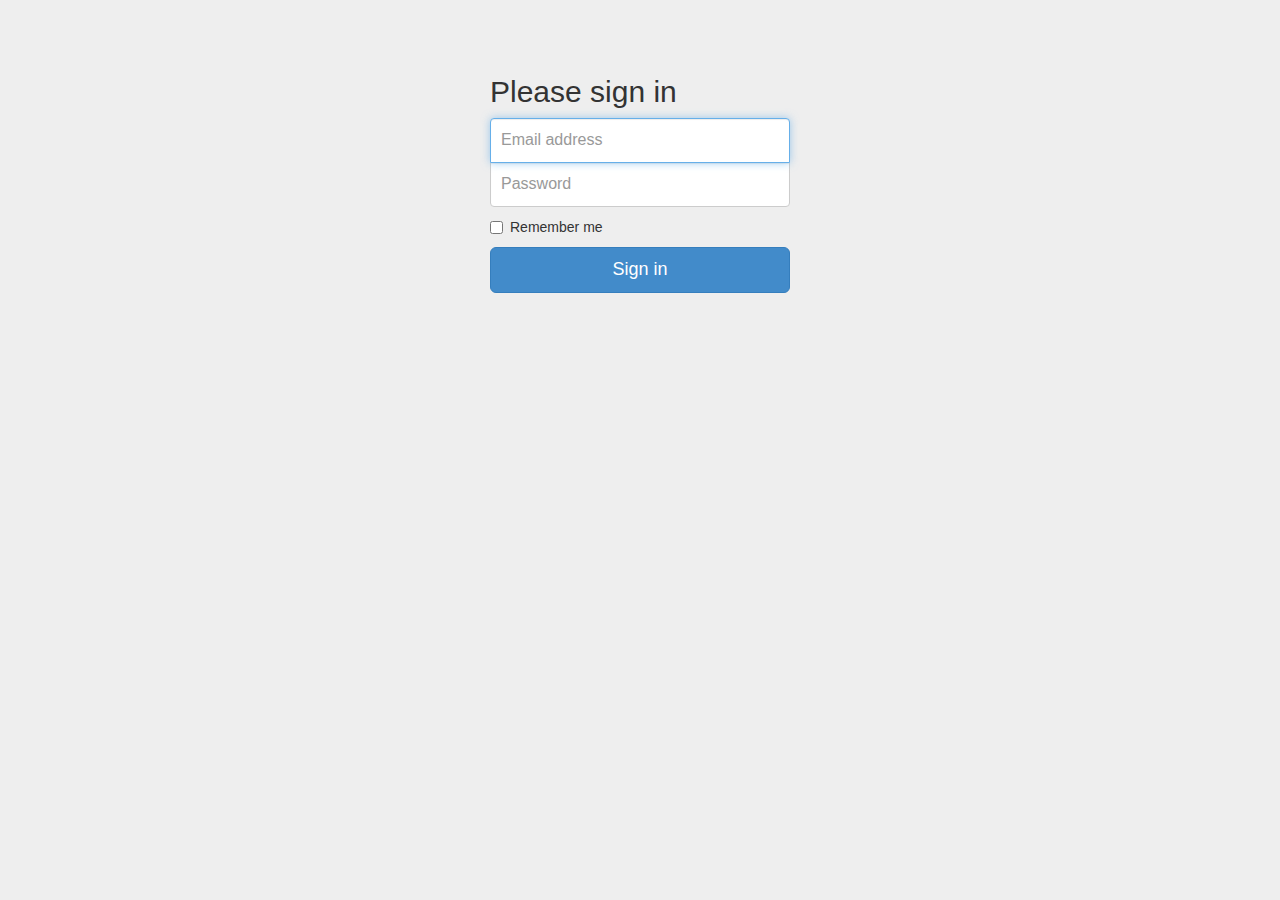
<file: lab4/bootstrap-3.0.0/examples/signin/index.html>
<!DOCTYPE html>
<html lang="en">
  <head>
    <meta charset="utf-8">
    <meta name="viewport" content="width=device-width, initial-scale=1.0">
    <meta name="description" content="">
    <meta name="author" content="">
    <link rel="shortcut icon" href="../../assets/ico/favicon.png">

    <title>Signin Template for Bootstrap</title>

    <!-- Bootstrap core CSS -->
    <link href="../../dist/css/bootstrap.css" rel="stylesheet">

    <!-- Custom styles for this template -->
    <link href="signin.css" rel="stylesheet">

    <!-- HTML5 shim and Respond.js IE8 support of HTML5 elements and media queries -->
    <!--[if lt IE 9]>
      <script src="../../assets/js/html5shiv.js"></script>
      <script src="../../assets/js/respond.min.js"></script>
    <![endif]-->
  </head>

  <body>

    <div class="container">

      <form class="form-signin">
        <h2 class="form-signin-heading">Please sign in</h2>
        <input type="text" class="form-control" placeholder="Email address" autofocus>
        <input type="password" class="form-control" placeholder="Password">
        <label class="checkbox">
          <input type="checkbox" value="remember-me"> Remember me
        </label>
        <button class="btn btn-lg btn-primary btn-block" type="submit">Sign in</button>
      </form>

    </div> <!-- /container -->


    <!-- Bootstrap core JavaScript
    ================================================== -->
    <!-- Placed at the end of the document so the pages load faster -->
  </body>
</html>
</file>
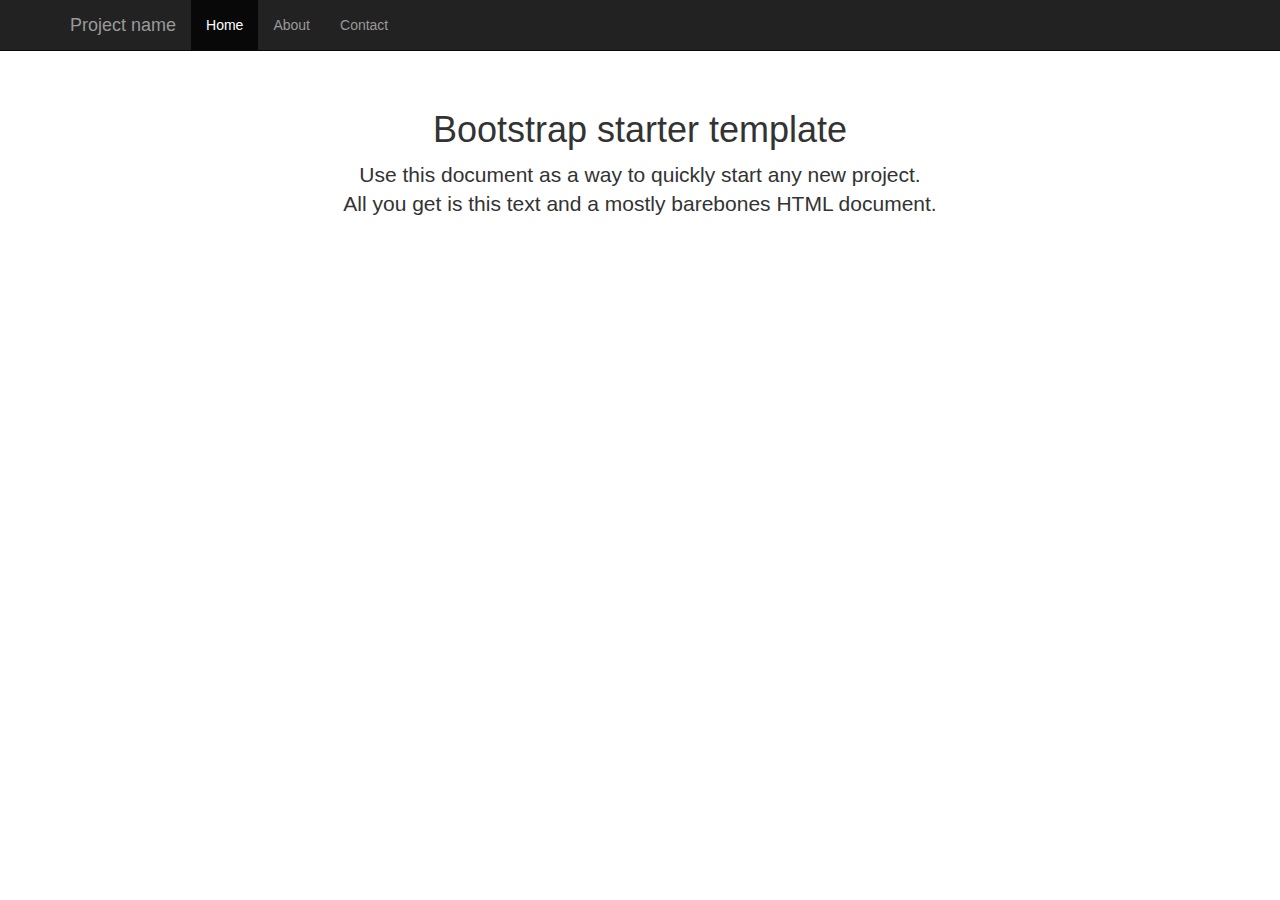
<file: lab4/bootstrap-3.0.0/examples/starter-template/index.html>
<!DOCTYPE html>
<html lang="en">
  <head>
    <meta charset="utf-8">
    <meta name="viewport" content="width=device-width, initial-scale=1.0">
    <meta name="description" content="">
    <meta name="author" content="">
    <link rel="shortcut icon" href="../../assets/ico/favicon.png">

    <title>Starter Template for Bootstrap</title>

    <!-- Bootstrap core CSS -->
    <link href="../../dist/css/bootstrap.css" rel="stylesheet">

    <!-- Custom styles for this template -->
    <link href="starter-template.css" rel="stylesheet">

    <!-- HTML5 shim and Respond.js IE8 support of HTML5 elements and media queries -->
    <!--[if lt IE 9]>
      <script src="../../assets/js/html5shiv.js"></script>
      <script src="../../assets/js/respond.min.js"></script>
    <![endif]-->
  </head>

  <body>

    <div class="navbar navbar-inverse navbar-fixed-top">
      <div class="container">
        <div class="navbar-header">
          <button type="button" class="navbar-toggle" data-toggle="collapse" data-target=".navbar-collapse">
            <span class="icon-bar"></span>
            <span class="icon-bar"></span>
            <span class="icon-bar"></span>
          </button>
          <a class="navbar-brand" href="#">Project name</a>
        </div>
        <div class="collapse navbar-collapse">
          <ul class="nav navbar-nav">
            <li class="active"><a href="#">Home</a></li>
            <li><a href="#about">About</a></li>
            <li><a href="#contact">Contact</a></li>
          </ul>
        </div><!--/.nav-collapse -->
      </div>
    </div>

    <div class="container">

      <div class="starter-template">
        <h1>Bootstrap starter template</h1>
        <p class="lead">Use this document as a way to quickly start any new project.<br> All you get is this text and a mostly barebones HTML document.</p>
      </div>

    </div><!-- /.container -->


    <!-- Bootstrap core JavaScript
    ================================================== -->
    <!-- Placed at the end of the document so the pages load faster -->
    <script src="../../assets/js/jquery.js"></script>
    <script src="../../dist/js/bootstrap.min.js"></script>
  </body>
</html>
</file>
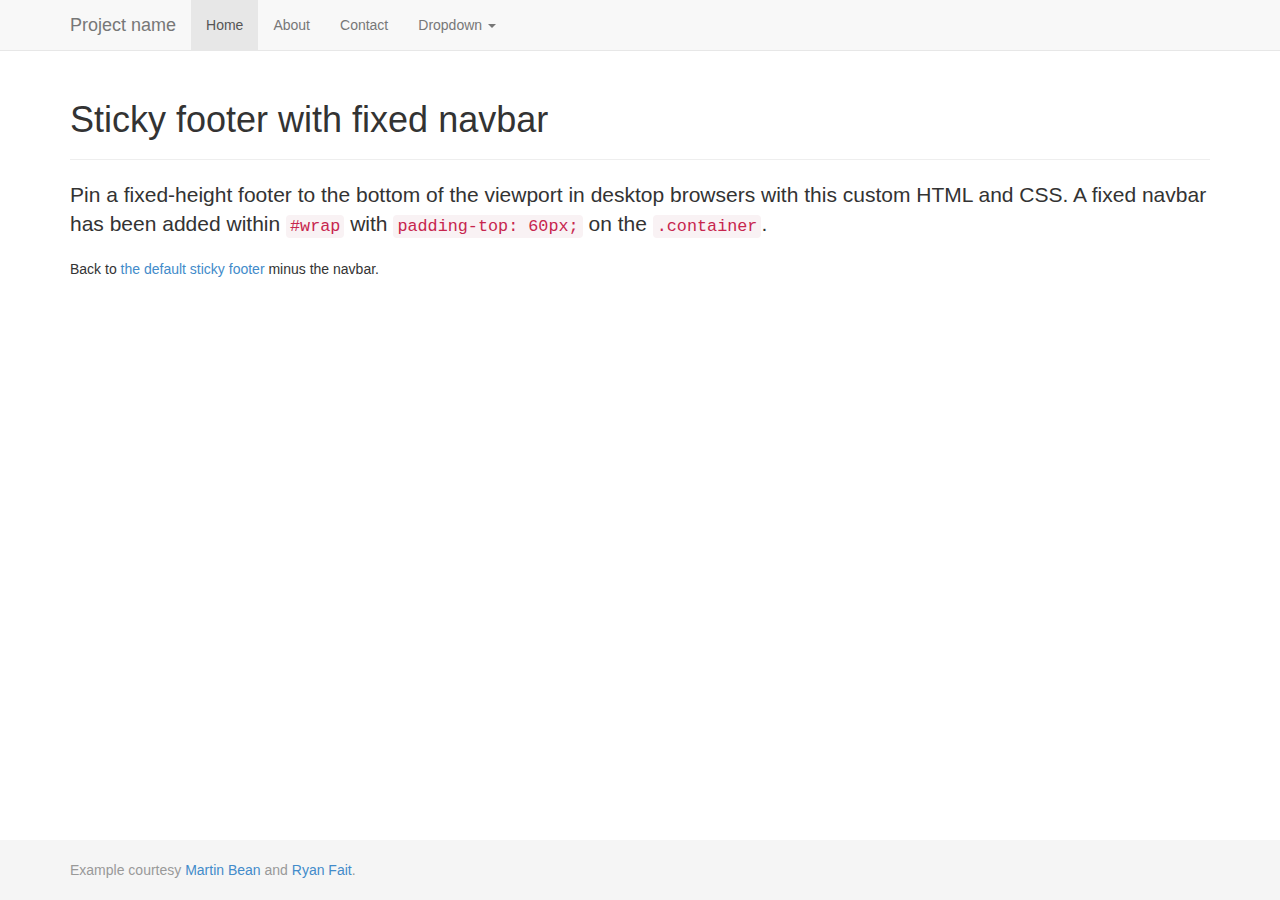
<file: lab4/bootstrap-3.0.0/examples/sticky-footer-navbar/index.html>
<!DOCTYPE html>
<html lang="en">
  <head>
    <meta charset="utf-8">
    <meta name="viewport" content="width=device-width, initial-scale=1.0">
    <meta name="description" content="">
    <meta name="author" content="">
    <link rel="shortcut icon" href="../../assets/ico/favicon.png">

    <title>Sticky Footer Navbar Template for Bootstrap</title>

    <!-- Bootstrap core CSS -->
    <link href="../../dist/css/bootstrap.css" rel="stylesheet">

    <!-- Custom styles for this template -->
    <link href="sticky-footer-navbar.css" rel="stylesheet">

    <!-- HTML5 shim and Respond.js IE8 support of HTML5 elements and media queries -->
    <!--[if lt IE 9]>
      <script src="../../assets/js/html5shiv.js"></script>
      <script src="../../assets/js/respond.min.js"></script>
    <![endif]-->
  </head>

  <body>

    <!-- Wrap all page content here -->
    <div id="wrap">

      <!-- Fixed navbar -->
      <div class="navbar navbar-default navbar-fixed-top">
        <div class="container">
          <div class="navbar-header">
            <button type="button" class="navbar-toggle" data-toggle="collapse" data-target=".navbar-collapse">
              <span class="icon-bar"></span>
              <span class="icon-bar"></span>
              <span class="icon-bar"></span>
            </button>
            <a class="navbar-brand" href="#">Project name</a>
          </div>
          <div class="collapse navbar-collapse">
            <ul class="nav navbar-nav">
              <li class="active"><a href="#">Home</a></li>
              <li><a href="#about">About</a></li>
              <li><a href="#contact">Contact</a></li>
              <li class="dropdown">
                <a href="#" class="dropdown-toggle" data-toggle="dropdown">Dropdown <b class="caret"></b></a>
                <ul class="dropdown-menu">
                  <li><a href="#">Action</a></li>
                  <li><a href="#">Another action</a></li>
                  <li><a href="#">Something else here</a></li>
                  <li class="divider"></li>
                  <li class="dropdown-header">Nav header</li>
                  <li><a href="#">Separated link</a></li>
                  <li><a href="#">One more separated link</a></li>
                </ul>
              </li>
            </ul>
          </div><!--/.nav-collapse -->
        </div>
      </div>

      <!-- Begin page content -->
      <div class="container">
        <div class="page-header">
          <h1>Sticky footer with fixed navbar</h1>
        </div>
        <p class="lead">Pin a fixed-height footer to the bottom of the viewport in desktop browsers with this custom HTML and CSS. A fixed navbar has been added within <code>#wrap</code> with <code>padding-top: 60px;</code> on the <code>.container</code>.</p>
        <p>Back to <a href="../sticky-footer">the default sticky footer</a> minus the navbar.</p>
      </div>
    </div>

    <div id="footer">
      <div class="container">
        <p class="text-muted credit">Example courtesy <a href="http://martinbean.co.uk">Martin Bean</a> and <a href="http://ryanfait.com/sticky-footer/">Ryan Fait</a>.</p>
      </div>
    </div>


    <!-- Bootstrap core JavaScript
    ================================================== -->
    <!-- Placed at the end of the document so the pages load faster -->
    <script src="../../assets/js/jquery.js"></script>
    <script src="../../dist/js/bootstrap.min.js"></script>
  </body>
</html>
</file>
<file: css/index.css>
body {
    font-family: Arial, Helvetica, sans-serif;
    margin: 0;
    background-color: #1b2838;
    color: #acb2b8
}

header {
    color: #b8b6b4;
    height: 10%;
    background-color: #171a21;
    display: flex;
    text-align: center;
}

nav {
    margin: auto 3em;
}

li {
    display: inline-block;
}

nav li {
    padding: 0 1em;
}

a {
    color: #b8b6b4;
    text-decoration:none;
}

a:hover{
    color: #87bff2;
}

nav li a {
    color: #b8b6b4;
}

aside {
    float:right;
    margin: 1% 5%;
    width: 30%;
    background-color: #171a21;
}

aside a {
    color: white;
}

aside img, aside ul {
    padding: 0;
    width: 100%;
}

aside li {
    display: block;
    text-align: center;
    padding: 0.2em 0;
}

.title, h2 {
    color: #ebebeb;
}

.title {
    margin: 1em 5%;
    display: inline;
    display: flex;
    text-align: center;
}

.title img {
    border: #b8b6b4 solid 2px;
}

.title div {
    display: inline;
    padding-left: 1em;
    margin: auto 0;
    font-size: x-large;
    font-weight: bold;
}

.title span {
    font-weight: normal;
    font-size: small;
}

.title .symbol {
    color: #b8b6b4;
    font-size: large;
}

section {
    margin: 0 5%;
}

section blockquote {
    margin: 0;
    width: 60%;
    font-size: small;
    background-color: #171a21;
    padding: 0.7em;
    color: #b8b6b4;
    border-top: 1px solid rgba(85, 125, 171, 0.6)
}

p small {
    margin: 0;
    padding: 0;
    color: #b8b6b4;
}

hr {
    width: 90%;
    margin: 0 5%;
    border-width:0;
    height: 1px;
    color:rgba(85, 125, 171, 0.6);
    background-color:rgba(85, 125, 171, 0.6);
}

.value ul {
    display: inline-block;
}

.value {
    color: #b8b6b4;
    font-size: small;
}

.value li {
    padding: 0.2em 0.6em;
    background-color: rgba(85, 125, 171, 0.6);
    border-radius: 3px;
}

h3 {
    color: #ebebeb;
}

h4 {
    font-weight: normal;
    color: #ebebeb;
    margin: 0;
}

h4 small {
    color: #56707f;
}

.comment li {
    display: block;
    margin: 1.5em 0;
}

.active {
    color:#87bff2;
}

h1 {
    margin: 0.5em 2.5em;
}
</file>
<file: lab4/bootstrap-3.0.0/examples/grid/grid.css>
.container {
  padding-left: 15px;
  padding-right: 15px;
}

h4 {
  margin-top: 25px;
}
.row {
  margin-bottom: 20px;
}
.row .row {
  margin-top: 10px;
  margin-bottom: 0;
}
[class*="col-"] {
  padding-top: 15px;
  padding-bottom: 15px;
  background-color: #eee;
  border: 1px solid #ddd;
  background-color: rgba(86,61,124,.15);
  border: 1px solid rgba(86,61,124,.2);
}

hr {
  margin-top: 40px;
  margin-bottom: 40px;
}
</file>
<file: lab4/bootstrap-3.0.0/examples/jumbotron-narrow/jumbotron-narrow.css>
/* Space out content a bit */
body {
  padding-top: 20px;
  padding-bottom: 20px;
}

/* Everything but the jumbotron gets side spacing for mobile first views */
.header,
.marketing,
.footer {
  padding-left: 15px;
  padding-right: 15px;
}

/* Custom page header */
.header {
  border-bottom: 1px solid #e5e5e5;
}
/* Make the masthead heading the same height as the navigation */
.header h3 {
  margin-top: 0;
  margin-bottom: 0;
  line-height: 40px;
  padding-bottom: 19px;
}

/* Custom page footer */
.footer {
  padding-top: 19px;
  color: #777;
  border-top: 1px solid #e5e5e5;
}

/* Customize container */
@media (min-width: 768px) {
  .container {
    max-width: 730px;
  }
}
.container-narrow > hr {
  margin: 30px 0;
}

/* Main marketing message and sign up button */
.jumbotron {
  text-align: center;
  border-bottom: 1px solid #e5e5e5;
}
.jumbotron .btn {
  font-size: 21px;
  padding: 14px 24px;
}

/* Supporting marketing content */
.marketing {
  margin: 40px 0;
}
.marketing p + h4 {
  margin-top: 28px;
}

/* Responsive: Portrait tablets and up */
@media screen and (min-width: 768px) {
  /* Remove the padding we set earlier */
  .header,
  .marketing,
  .footer {
    padding-left: 0;
    padding-right: 0;
  }
  /* Space out the masthead */
  .header {
    margin-bottom: 30px;
  }
  /* Remove the bottom border on the jumbotron for visual effect */
  .jumbotron {
    border-bottom: 0;
  }
}
</file>
<file: lab4/bootstrap-3.0.0/examples/jumbotron/jumbotron.css>
/* Move down content because we have a fixed navbar that is 50px tall */
body {
  padding-top: 50px;
  padding-bottom: 20px;
}
</file>
<file: lab4/bootstrap-3.0.0/examples/justified-nav/justified-nav.css>
body {
  padding-top: 20px;
}

.footer {
  border-top: 1px solid #eee;
  margin-top: 40px;
  padding-top: 40px;
  padding-bottom: 40px;
}

/* Main marketing message and sign up button */
.jumbotron {
  text-align: center;
  background-color: transparent;
}
.jumbotron .btn {
  font-size: 21px;
  padding: 14px 24px;
}

/* Customize the nav-justified links to be fill the entire space of the .navbar */

.nav-justified {
  background-color: #eee;
  border-radius: 5px;
  border: 1px solid #ccc;
}
.nav-justified > li > a {
  padding-top: 15px;
  padding-bottom: 15px;
  color: #777;
  font-weight: bold;
  text-align: center;
  border-bottom: 1px solid #d5d5d5;
  background-color: #e5e5e5; /* Old browsers */
  background-repeat: repeat-x; /* Repeat the gradient */
  background-image: -moz-linear-gradient(top, #f5f5f5 0%, #e5e5e5 100%); /* FF3.6+ */
  background-image: -webkit-gradient(linear, left top, left bottom, color-stop(0%,#f5f5f5), color-stop(100%,#e5e5e5)); /* Chrome,Safari4+ */
  background-image: -webkit-linear-gradient(top, #f5f5f5 0%,#e5e5e5 100%); /* Chrome 10+,Safari 5.1+ */
  background-image: -ms-linear-gradient(top, #f5f5f5 0%,#e5e5e5 100%); /* IE10+ */
  background-image: -o-linear-gradient(top, #f5f5f5 0%,#e5e5e5 100%); /* Opera 11.10+ */
  filter: progid:DXImageTransform.Microsoft.gradient( startColorstr='#f5f5f5', endColorstr='#e5e5e5',GradientType=0 ); /* IE6-9 */
  background-image: linear-gradient(top, #f5f5f5 0%,#e5e5e5 100%); /* W3C */
}
.nav-justified > .active > a,
.nav-justified > .active > a:hover,
.nav-justified > .active > a:focus {
  background-color: #ddd;
  background-image: none;
  box-shadow: inset 0 3px 7px rgba(0,0,0,.15);
}
.nav-justified > li:first-child > a {
  border-radius: 5px 5px 0 0;
}
.nav-justified > li:last-child > a {
  border-bottom: 0;
  border-radius: 0 0 5px 5px;
}

@media (min-width: 768px) {
  .nav-justified {
    max-height: 52px;
  }
  .nav-justified > li > a {
    border-left: 1px solid #fff;
    border-right: 1px solid #d5d5d5;
  }
  .nav-justified > li:first-child > a {
    border-left: 0;
    border-radius: 5px 0 0 5px;
  }
  .nav-justified > li:last-child > a {
    border-radius: 0 5px 5px 0;
    border-right: 0;
  }
}

/* Responsive: Portrait tablets and up */
@media screen and (min-width: 768px) {
  /* Remove the padding we set earlier */
  .masthead,
  .marketing,
  .footer {
    padding-left: 0;
    padding-right: 0;
  }
}
</file>
<file: lab4/bootstrap-3.0.0/examples/navbar-fixed-top/navbar-fixed-top.css>
body {
  min-height: 2000px;
  padding-top: 70px;
}
</file>
<file: lab4/bootstrap-3.0.0/examples/navbar-static-top/navbar-static-top.css>
body {
  min-height: 2000px;
}

.navbar-static-top {
  margin-bottom: 19px;
}
</file>
<file: lab4/bootstrap-3.0.0/examples/navbar/navbar.css>
body {
padding: 30px;
}

.navbar {
margin-bottom: 30px;
}
</file>
<file: lab4/bootstrap-3.0.0/examples/non-responsive/non-responsive.css>
/* Template-specific stuff
 *
 * Customizations just for the template—these are not necessary for anything
 * with disabling the responsiveness.
 */

/* Account for fixed navbar */
body {
  padding-top: 70px;
  padding-bottom: 30px;
}

/* Finesse the page header spacing */
.page-header {
  margin-bottom: 30px;
}
.page-header .lead {
  margin-bottom: 10px;
}


/* Non-responsive overrides
 *
 * Utilitze the following CSS to disable the responsive-ness of the container,
 * grid system, and navbar.
 */

/* Reset the container */
.container {
  max-width: none !important;
  width: 970px;
}

/* Demonstrate the grids */
.col-xs-4 {
  padding-top: 15px;
  padding-bottom: 15px;
  background-color: #eee;
  border: 1px solid #ddd;
  background-color: rgba(86,61,124,.15);
  border: 1px solid rgba(86,61,124,.2);
}

.container .navbar-header,
.container .navbar-collapse {
  margin-right: 0;
  margin-left: 0;
}

/* Always float the navbar header */
.navbar-header {
  float: left;
}

/* Undo the collapsing navbar */
.navbar-collapse {
  display: block !important;
  height: auto !important;
  padding-bottom: 0;
  overflow: visible !important;
}

.navbar-toggle {
  display: none;
}

.navbar-brand {
  margin-left: -15px;
}

/* Always apply the floated nav */
.navbar-nav {
  float: left;
  margin: 0;
}
.navbar-nav > li {
  float: left;
}
.navbar-nav > li > a {
  padding: 15px;
}

/* Redeclare since we override the float above */
.navbar-nav.navbar-right {
  float: right;
}

/* Undo custom dropdowns */
.navbar .open .dropdown-menu {
  position: absolute;
  float: left;
  background-color: #fff;
  border: 1px solid #cccccc;
  border: 1px solid rgba(0, 0, 0, 0.15);
  border-width: 0 1px 1px;
  border-radius: 0 0 4px 4px;
  -webkit-box-shadow: 0 6px 12px rgba(0, 0, 0, 0.175);
          box-shadow: 0 6px 12px rgba(0, 0, 0, 0.175);
}
.navbar .open .dropdown-menu > li > a {
  color: #333;
}
.navbar .open .dropdown-menu > li > a:hover,
.navbar .open .dropdown-menu > li > a:focus,
.navbar .open .dropdown-menu > .active > a,
.navbar .open .dropdown-menu > .active > a:hover,
.navbar .open .dropdown-menu > .active > a:focus {
  color: #fff !important;
  background-color: #428bca !important;
}
.navbar .open .dropdown-menu > .disabled > a,
.navbar .open .dropdown-menu > .disabled > a:hover,
.navbar .open .dropdown-menu > .disabled > a:focus {
  color: #999 !important;
  background-color: transparent !important;
}
</file>
<file: lab4/bootstrap-3.0.0/examples/offcanvas/offcanvas.css>
/*
 * Style twaks
 * --------------------------------------------------
 */
body {
  padding-top: 70px;
}
footer {
  padding-left: 15px;
  padding-right: 15px;
}

/*
 * Off Canvas
 * --------------------------------------------------
 */
@media screen and (max-width: 768px) {
  .row-offcanvas {
    position: relative;
    -webkit-transition: all 0.25s ease-out;
    -moz-transition: all 0.25s ease-out;
    transition: all 0.25s ease-out;
  }

  .row-offcanvas-right
  .sidebar-offcanvas {
    right: -50%; /* 6 columns */
  }

  .row-offcanvas-left
  .sidebar-offcanvas {
    left: -50%; /* 6 columns */
  }

  .row-offcanvas-right.active {
    right: 50%; /* 6 columns */
  }

  .row-offcanvas-left.active {
    left: 50%; /* 6 columns */
  }

  .sidebar-offcanvas {
    position: absolute;
    top: 0;
    width: 50%; /* 6 columns */
  }
}
</file>
<file: lab4/bootstrap-3.0.0/examples/signin/signin.css>
body {
  padding-top: 40px;
  padding-bottom: 40px;
  background-color: #eee;
}

.form-signin {
  max-width: 330px;
  padding: 15px;
  margin: 0 auto;
}
.form-signin .form-signin-heading,
.form-signin .checkbox {
  margin-bottom: 10px;
}
.form-signin .checkbox {
  font-weight: normal;
}
.form-signin .form-control {
  position: relative;
  font-size: 16px;
  height: auto;
  padding: 10px;
  -webkit-box-sizing: border-box;
     -moz-box-sizing: border-box;
          box-sizing: border-box;
}
.form-signin .form-control:focus {
  z-index: 2;
}
.form-signin input[type="text"] {
  margin-bottom: -1px;
  border-bottom-left-radius: 0;
  border-bottom-right-radius: 0;
}
.form-signin input[type="password"] {
  margin-bottom: 10px;
  border-top-left-radius: 0;
  border-top-right-radius: 0;
}
</file>
<file: lab4/bootstrap-3.0.0/examples/starter-template/starter-template.css>
body {
  padding-top: 50px;
}
.starter-template {
  padding: 40px 15px;
  text-align: center;
}
</file>
<file: lab4/bootstrap-3.0.0/examples/sticky-footer-navbar/sticky-footer-navbar.css>
/* Sticky footer styles
-------------------------------------------------- */

html,
body {
  height: 100%;
  /* The html and body elements cannot have any padding or margin. */
}

/* Wrapper for page content to push down footer */
#wrap {
  min-height: 100%;
  height: auto !important;
  height: 100%;
  /* Negative indent footer by its height */
  margin: 0 auto -60px;
  /* Pad bottom by footer height */
  padding: 0 0 60px;
}

/* Set the fixed height of the footer here */
#footer {
  height: 60px;
  background-color: #f5f5f5;
}


/* Custom page CSS
-------------------------------------------------- */
/* Not required for template or sticky footer method. */

#wrap > .container {
  padding: 60px 15px 0;
}
.container .credit {
  margin: 20px 0;
}

#footer > .container {
  padding-left: 15px;
  padding-right: 15px;
}

code {
  font-size: 80%;
}
</file>
